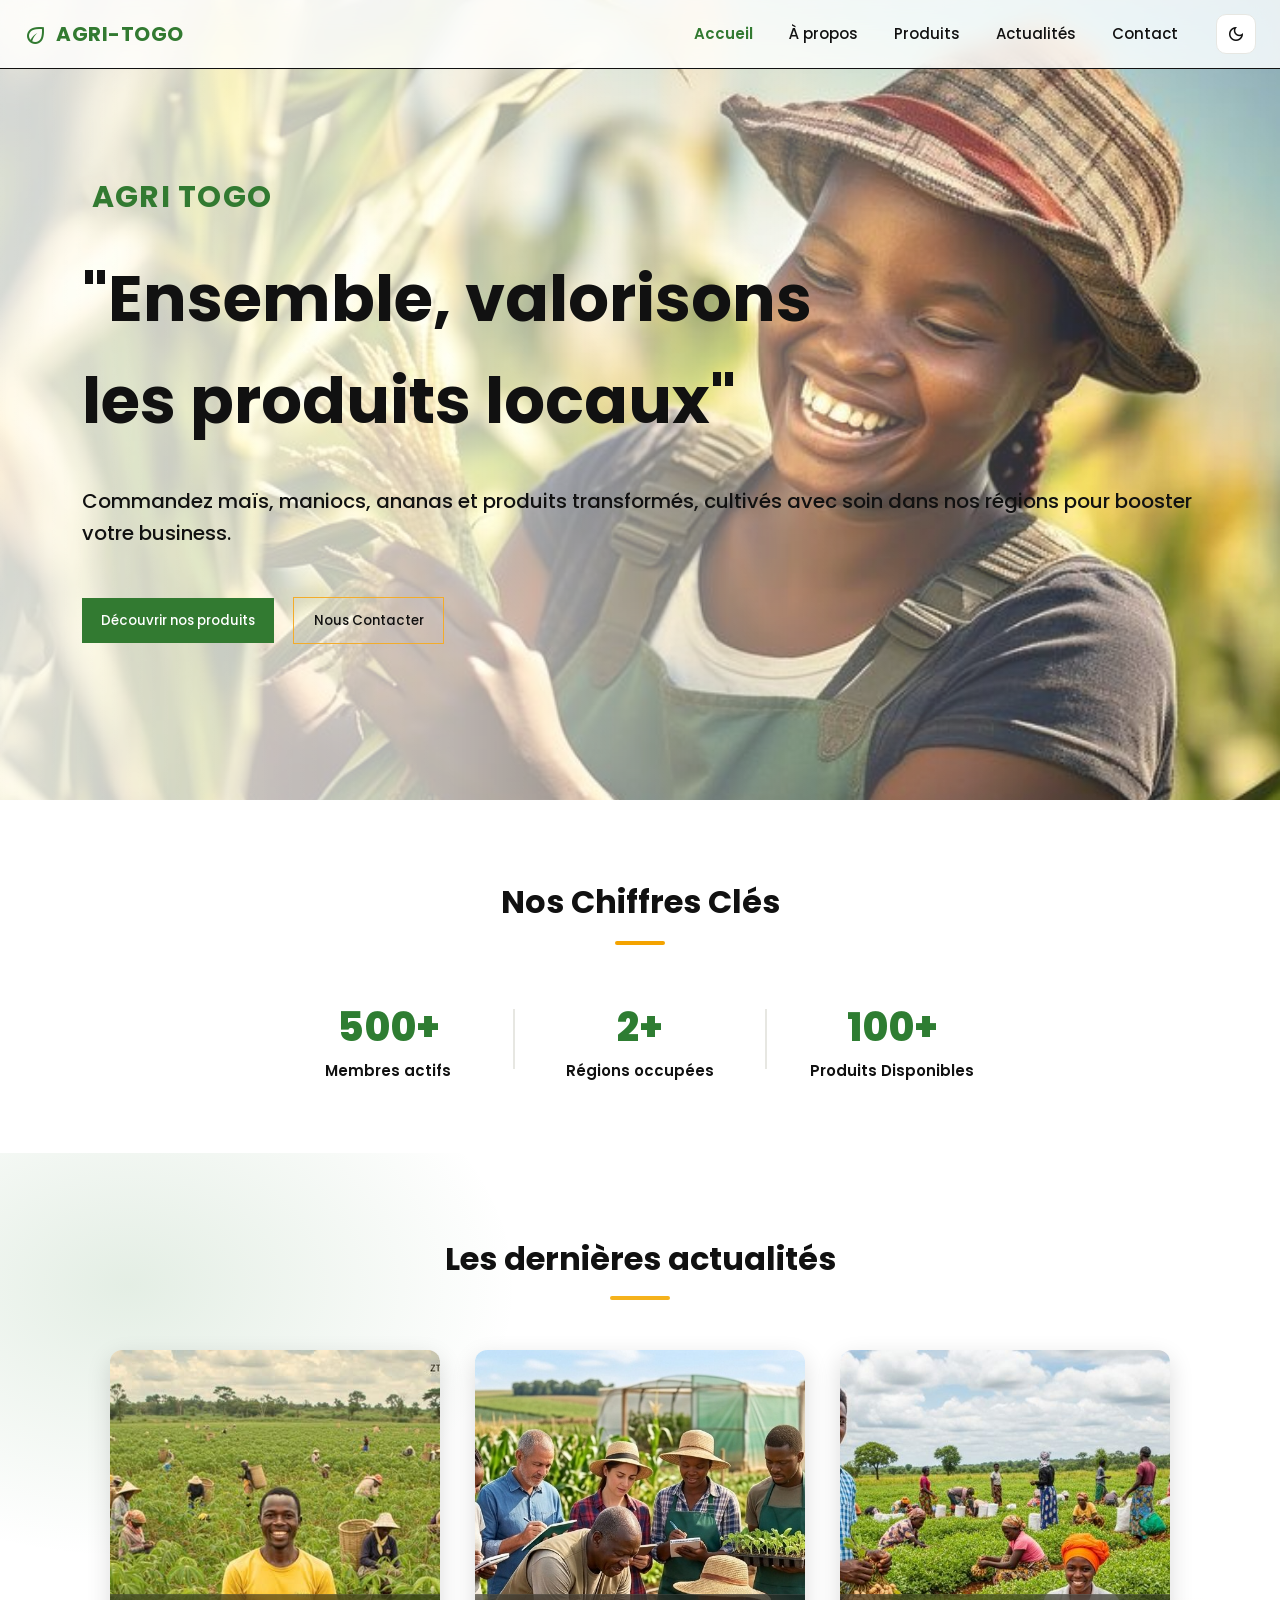
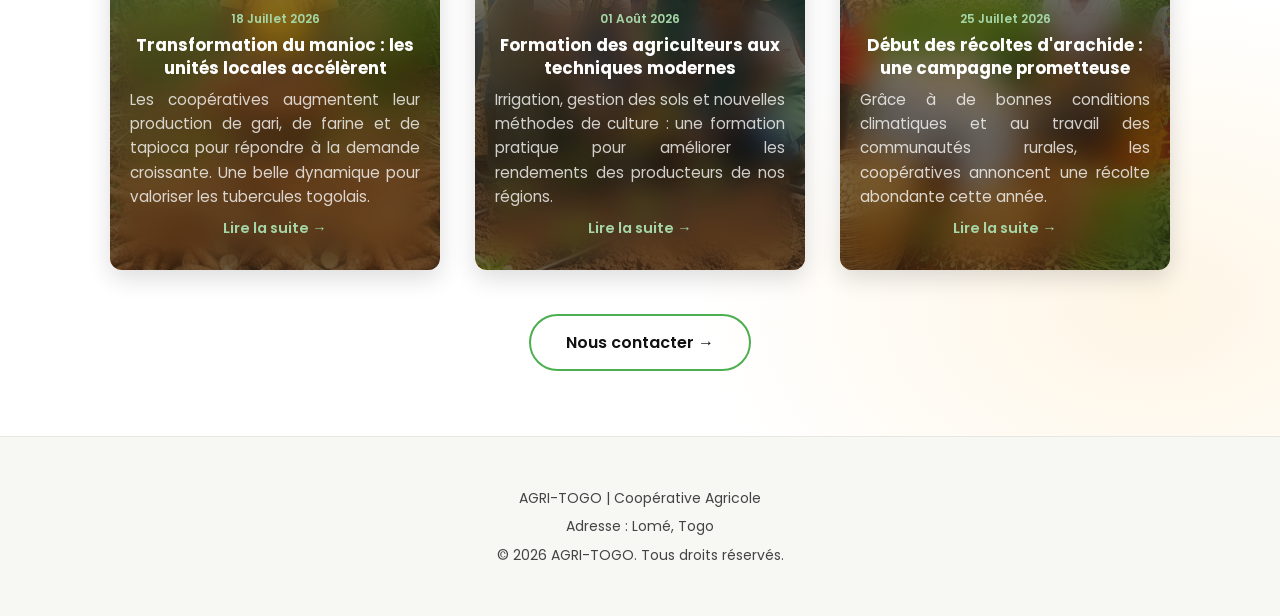
<file: pages/index.html>
<!DOCTYPE html>
<html lang="fr">
<head>
    <meta charset="UTF-8">
    <meta name="viewport" content="width=device-width, initial-scale=1.0">
    <link rel="stylesheet" href="https://fonts.googleapis.com/css2?family=Material+Symbols+Outlined" /> 
    <link rel="preconnect" href="https://fonts.gstatic.com" crossorigin>
    <link href="https://fonts.googleapis.com/css2?family=Poppins:wght@300;400;500;600;700&display=swap" rel="stylesheet">
    <link rel="stylesheet" href="../style/style.css">
    <script defer src="../Javascript/nav.js"></script>
    <script>document.documentElement.dataset.theme = localStorage.getItem("theme") || (matchMedia("(prefers-color-scheme: dark)").matches ? "dark" : "light");</script>
    <script defer src="../Javascript/main.js"></script>
    <title>AGRI-TOGO</title>
</head>
<body>
    <!-- ===================================== -->
    <!-- EN-TÊTE : BARRE DE NAVIGATION -->
    <!-- ===================================== -->
    <header>
        <nav class="nav-bar">
            <!-- Marque du site -->
            <span class="nav-brand"><span class="material-symbols-outlined" aria-hidden="true">eco</span>AGRI-TOGO</span>
            <!-- Case invisible qui pilote l'ouverture du menu mobile -->
            <input type="checkbox" id="nav-toggle" class="nav-toggle-input">
            <!-- Bouton hamburger (visible en mobile) -->
            <label for="nav-toggle" class="nav-toggle-label" aria-label="Ouvrir le menu">
                <span class="material-symbols-outlined">menu</span>
            </label>
            <!-- Liens de navigation -->
            <ul>
                <li><a href="index.html" class="active" aria-current="page">Accueil</a></li>
                <li><a href="about.html">À propos</a></li>
                <li><a href="products.html">Produits</a></li>
                <li><a href="blogs.html">Actualités</a></li>
                <li><a href="contact.html">Contact</a></li>
            </ul>
            <!-- Bascule clair/sombre -->
            <button type="button" class="theme-toggle" aria-label="Passer en mode sombre">
                <span class="material-symbols-outlined" aria-hidden="true">dark_mode</span>
            </button>
        </nav>
    </header>
    <!-- ===================================== -->
    <!-- CONTENU PRINCIPAL -->
    <!-- ===================================== -->
    <main>

        <!-- ===== SECTION HÉRO ===== -->
        <section class="presentation">
            <!-- Diaporama du fond : animation1 et animation2 défilent en fondu au-dessus de hero.jpg -->
            <div class="hero-slide slide-1" aria-hidden="true"></div>
            <div class="hero-slide slide-2" aria-hidden="true"></div>
            <!-- Voile sombre pour la lisibilité du texte sur la photo -->
            <div class ="overlay"></div>
            <div class="hero">
                <!-- Titre et accroche -->

                
                <p class="hero-eyebrow">AGRI TOGO</p>
                <h1>"Ensemble, valorisons<br> les produits locaux"</h1>
                <p>Commandez maïs, maniocs, ananas et produits transformés, cultivés avec soin dans nos régions pour booster votre business.</p>
                <!-- Boutons d'action -->
                <button id="cta-1"><a href="products.html">Découvrir nos produits</a></button>
                <button id="cta-2"><a href="contact.html">Nous Contacter</a></button>

                
            </div>
            
        </section>
        
        <!-- ===== CHIFFRES CLÉS ===== -->
        <section class="stats">

            <div class="title-box">
                <h2>
                    Nos <span>Chiffres Clés</span>
                </h2>

                <div class="line"></div>
            </div>

            <div class="stats-container">

                <div class="stat">
                    <h3>500+</h3>
                    <p>Membres actifs</p>
                </div>

                <div class="separator"></div>

                <div class="stat">
                    <h3>2+</h3>
                    <p>Régions occupées</p>
                </div>

                <div class="separator"></div>

                <div class="stat">
                    <h3>100+</h3>
                    <p>Produits Disponibles</p>
                </div>

            </div>

        </section>

        <!-- ===== DERNIÈRES ACTUALITÉS ===== -->
        <section class="actualites">

    <div class="titre">
        <h2>Les dernières actualités</h2>
        <div class="ligne"></div>
    </div>

    <!-- Grille des cartes d'actualités (chaque carte renvoie à l'article du blog) -->
    <div class="actualites-container">

        <a class="actualite" href="blogs.html#transformation-manioc" aria-label="Transformation du manioc : les unités locales accélèrent">
            <img src="../images/ma1.jpg" alt="Transformation du manioc">
            <div class="actualite-content">
                <span class="date"> 18 Juillet 2026</span>
                <h3>Transformation du manioc : les unités locales accélèrent</h3>
                <p>
                    Les coopératives augmentent leur production de gari, de farine et
                    de tapioca pour répondre à la demande croissante. Une belle
                    dynamique pour valoriser les tubercules togolais.
                </p>
                <span class="read-more">Lire la suite →</span>
            </div>
        </a>

        <a class="actualite" href="blogs.html#formation-agriculteurs" aria-label="Formation des agriculteurs aux techniques modernes">
            <img src="../images/agriculteurs.jpeg" alt="Formation des agriculteurs">
            <div class="actualite-content">
                <span class="date"> 01 Août 2026</span>
                <h3>Formation des agriculteurs aux techniques modernes</h3>
                <p>
                    Irrigation, gestion des sols et nouvelles méthodes de culture :
                    une formation pratique pour améliorer les rendements des
                    producteurs de nos régions.
                </p>
                <span class="read-more">Lire la suite →</span>
            </div>
        </a>

        <a class="actualite" href="blogs.html#recoltes-arachide" aria-label="Début des récoltes d'arachide : une campagne prometteuse">
            <img src="../images/m3.jpg" alt="Début des récoltes d'arachide">
            <div class="actualite-content">
                <span class="date"> 25 Juillet 2026</span>
                <h3>Début des récoltes d'arachide : une campagne prometteuse</h3>
                <p>
                    Grâce à de bonnes conditions climatiques et au travail des
                    communautés rurales, les coopératives annoncent une récolte
                    abondante cette année.
                </p>
                <span class="read-more">Lire la suite →</span>
            </div>
        </a>

    </div>

    <div class="btn">
        <a href="contact.html">Nous contacter →</a>
    </div>

</section>
    </main>

    <!-- ===================================== -->
    <!-- PIED DE PAGE -->
    <!-- ===================================== -->
    <footer>
      <p>AGRI-TOGO | Coopérative Agricole</p>
      <p>Adresse : Lomé, Togo</p>
      <p>&copy; 2026 AGRI-TOGO. Tous droits réservés.</p>
    </footer>
</body>
</html>
</file>
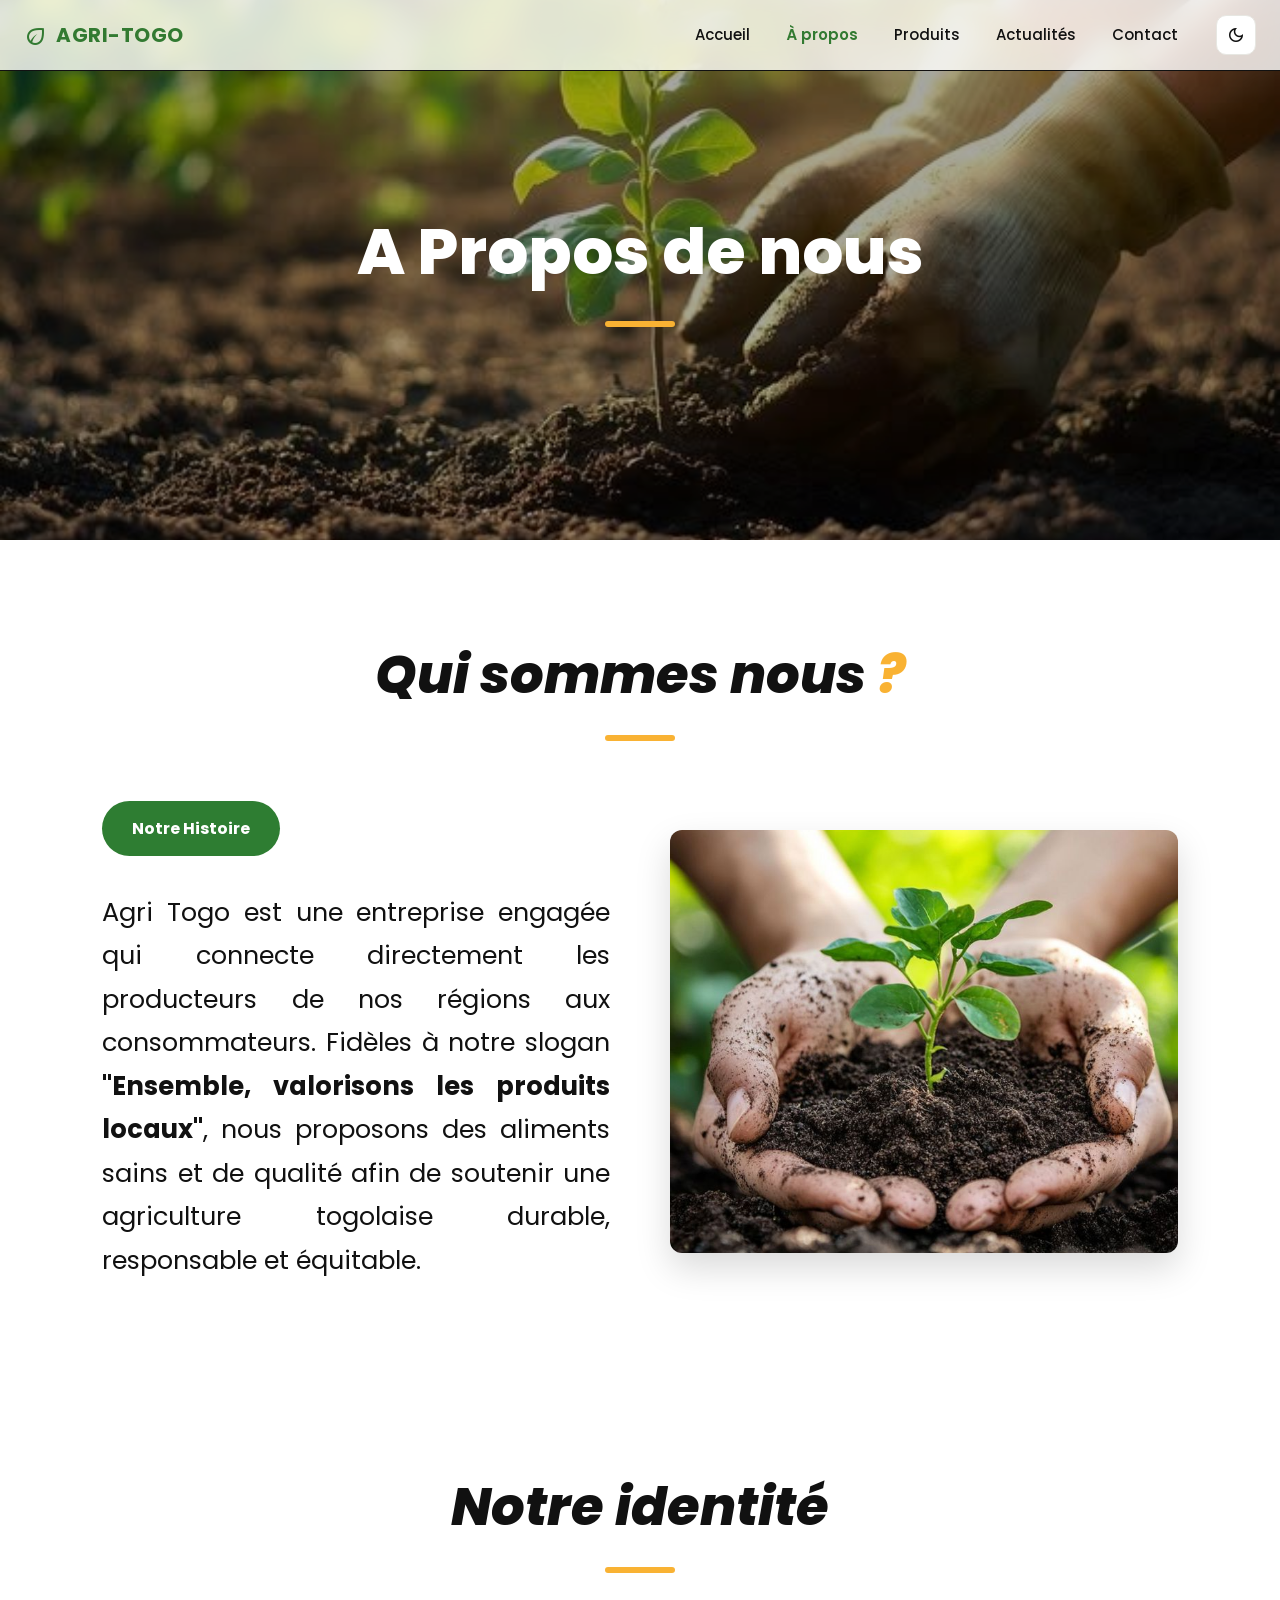
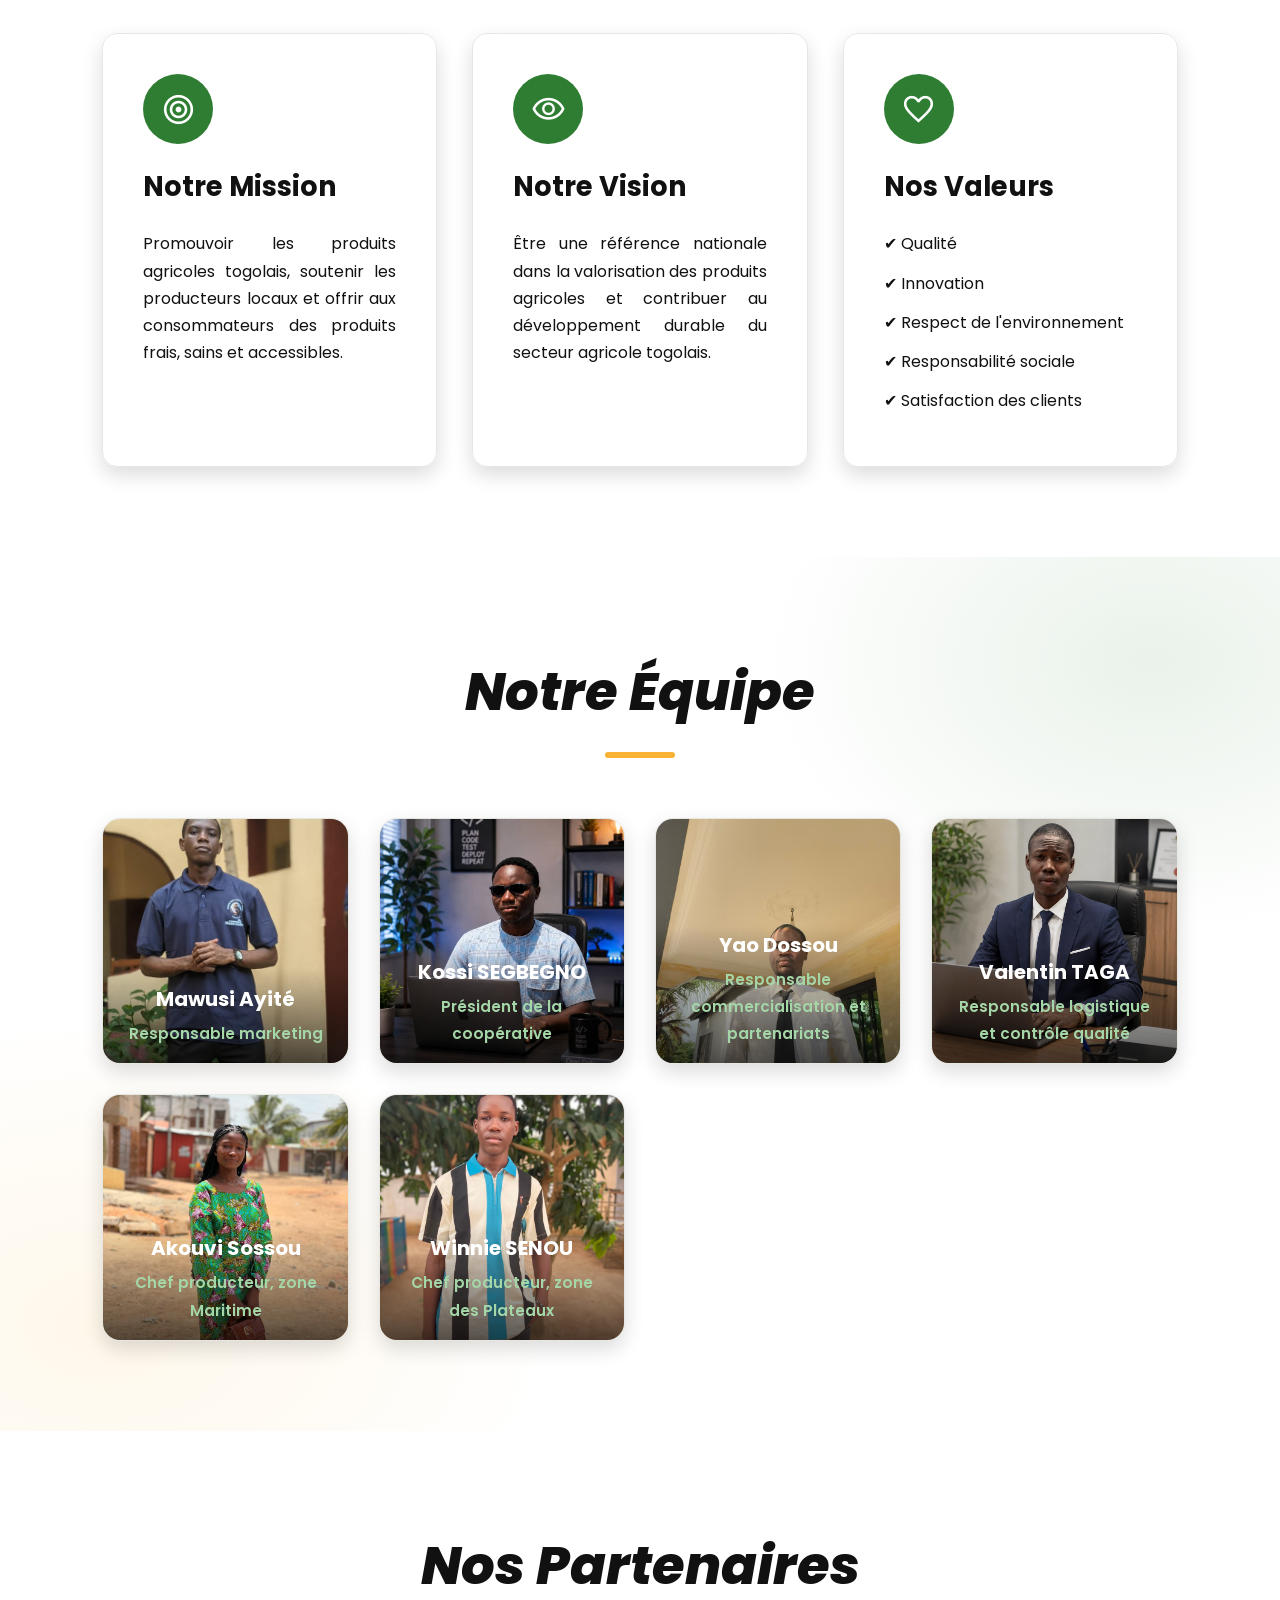
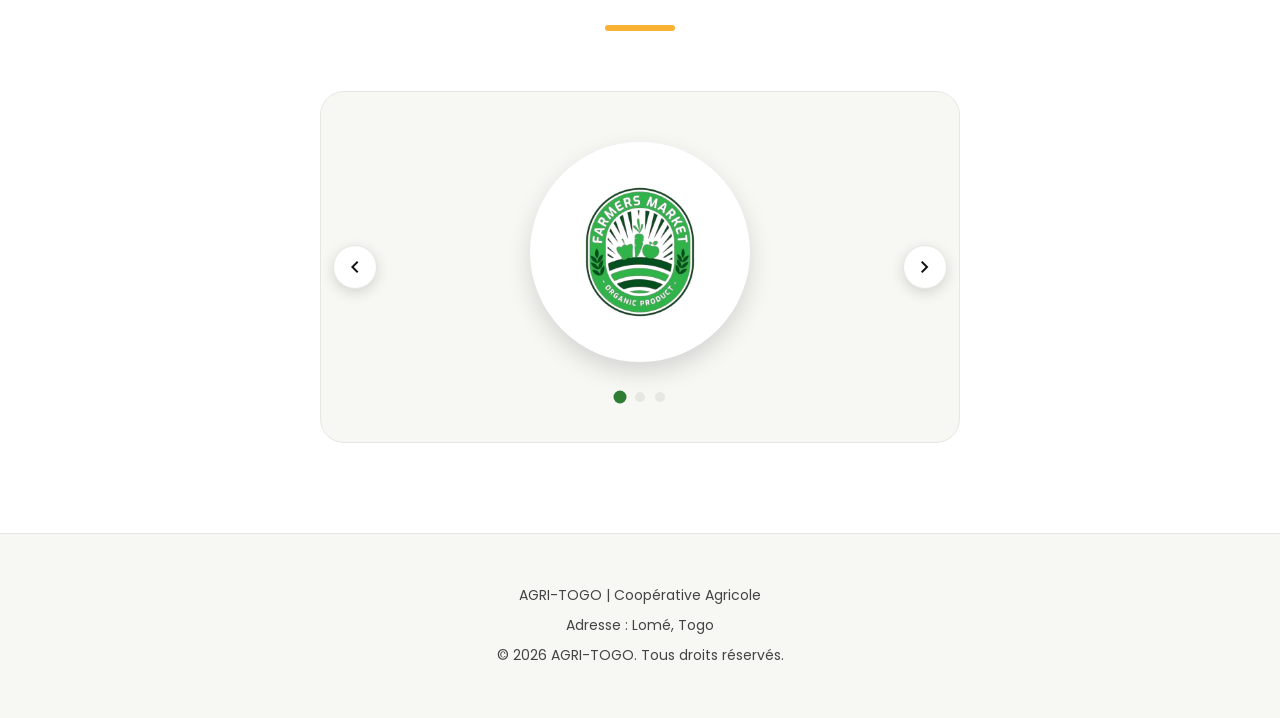
<file: pages/about.html>
<!DOCTYPE html>
<html lang="fr">
<head>
    <meta charset="UTF-8">
    <meta name="viewport" content="width=device-width, initial-scale=1.0">
    <link rel="stylesheet" href="https://fonts.googleapis.com/css2?family=Material+Symbols+Outlined" />
    <link rel="preconnect" href="https://fonts.gstatic.com" crossorigin>
    <link href="https://fonts.googleapis.com/css2?family=Poppins:wght@300;400;500;600;700&display=swap" rel="stylesheet">
    <link rel="stylesheet" href="../style/style.css">
    <link rel="stylesheet" href="../style/about.css">
    <script defer src="../Javascript/nav.js"></script>
    <script>document.documentElement.dataset.theme = localStorage.getItem("theme") || (matchMedia("(prefers-color-scheme: dark)").matches ? "dark" : "light");</script>
    <script defer src="../Javascript/main.js"></script>
    <title>À propos</title>
</head>
<body>
    <!-- ===================================== -->
    <!-- EN-TÊTE : BARRE DE NAVIGATION -->
    <!-- ===================================== -->
    <header>
        <nav class="nav-bar">
            <!-- Marque du site -->
            <span class="nav-brand"><span class="material-symbols-outlined" aria-hidden="true">eco</span>AGRI-TOGO</span>
            <!-- Case invisible qui pilote l'ouverture du menu mobile -->
            <input type="checkbox" id="nav-toggle" class="nav-toggle-input">
            <!-- Bouton hamburger (visible en mobile) -->
            <label for="nav-toggle" class="nav-toggle-label" aria-label="Ouvrir le menu">
                <span class="material-symbols-outlined">menu</span>
            </label>
            <!-- Liens de navigation -->
            <ul>
                <li><a href="index.html">Accueil</a></li>
                <li><a href="about.html" class="active" aria-current="page">À propos</a></li>
                <li><a href="products.html">Produits</a></li>
                <li><a href="blogs.html">Actualités</a></li>
                <li><a href="contact.html">Contact</a></li>
            </ul>
            <!-- Bascule clair/sombre -->
            <button type="button" class="theme-toggle" aria-label="Passer en mode sombre">
                <span class="material-symbols-outlined" aria-hidden="true">dark_mode</span>
            </button>
        </nav>
    </header>

    <main>

    <!-- ========================= -->
<!-- HERO / BANNIÈRE -->
<!-- ========================= -->

    <section class="hero">
        <div class="hero-overlay"></div>

        <div class="hero-content">
            <h1>A Propos de nous</h1>
            <div class="title-line"></div>
        </div>
    </section>

    <!-- ========================= -->
    <!-- QUI SOMMES-NOUS -->
    <!-- ========================= -->

    <section class="about">

        <div class="section-title">
            <h2>Qui sommes nous <span>?</span></h2>
            <div class="title-line"></div>
        </div>

        <div class="about-container">

            <div class="about-text">

                <a href="#" class="history-btn">Notre Histoire</a>

                <p>
                    Agri Togo est une entreprise engagée qui connecte directement
                    les producteurs de nos régions aux consommateurs.

                    Fidèles à notre slogan
                    <strong>"Ensemble, valorisons les produits locaux"</strong>,
                    nous proposons des aliments sains et de qualité afin de soutenir
                    une agriculture togolaise durable, responsable et équitable.
                </p>

            </div>

            <div class="about-image">

                <img src="../images/apropos27.jpeg" alt="Notre histoire">

            </div>

        </div>

    </section>

    <!-- ========================= -->
    <!-- IDENTITÉ -->
    <!-- ========================= -->

    <section class="identity">

        <div class="section-title">

            <h2>Notre identité</h2>

            <div class="title-line"></div>

        </div>

        <div class="identity-container">

            <!-- Mission -->

            <article class="identity-card">

                <div class="icon">
                    <span class="material-symbols-outlined">
                        target
                    </span>
                </div>

                <h3>Notre Mission</h3>

                <p>
                    Promouvoir les produits agricoles togolais, soutenir les
                    producteurs locaux et offrir aux consommateurs des produits
                    frais, sains et accessibles.
                </p>

            </article>

            <!-- Vision -->

            <article class="identity-card">

                <div class="icon">
                    <span class="material-symbols-outlined">
                        visibility
                    </span>
                </div>

                <h3>Notre Vision</h3>

                <p>
                    Être une référence nationale dans la valorisation des produits
                    agricoles et contribuer au développement durable du secteur
                    agricole togolais.
                </p>

            </article>

            <!-- Valeurs -->

            <article class="identity-card">

                <div class="icon">
                    <span class="material-symbols-outlined">
                        favorite
                    </span>
                </div>

                <h3>Nos Valeurs</h3>

                <ul>

                    <li>✔ Qualité</li>

                    <li>✔ Innovation</li>

                    <li>✔ Respect de l'environnement</li>

                    <li>✔ Responsabilité sociale</li>

                    <li>✔ Satisfaction des clients</li>

                </ul>

            </article>

        </div>

    </section>

    <!-- ========================= -->
    <!-- NOTRE ÉQUIPE -->
    <!-- ========================= -->

    <section class="team">

        <div class="section-title">

            <h2>Notre Équipe</h2>

            <div class="title-line"></div>

        </div>

        <div class="team-grid">

            <!-- Marketing mis en avant -->
            <article class="team-card">

                <img src="../images/equipes.jpeg" alt="Mawusi Ayité, responsable marketing">

                <div class="team-info">

                    <h3>Mawusi Ayité</h3>

                    <span class="team-role">Responsable marketing</span>

                    <p class="team-bio">Elle développe la visibilité de la coopérative, anime les réseaux sociaux et fait découvrir les produits locaux au plus grand nombre.</p>

                </div>

            </article>

            <article class="team-card">

                <img src="../images/responsable.jpeg" alt="Kossi SEGBEGNO, président de la coopérative">

                <div class="team-info">

                    <h3>Kossi SEGBEGNO</h3>

                    <span class="team-role">Président de la coopérative</span>

                    <p class="team-bio">Il coordonne la stratégie de la coopérative et représente les producteurs auprès des partenaires.</p>

                </div>

            </article>

            <article class="team-card">

                <!-- TODO : déposer la photo du membre dans images/ sous ce nom -->
                <img src="../images/equipe.jpeg" alt="Yao Dossou, responsable commercialisation">

                <div class="team-info">

                    <h3>Yao Dossou</h3>

                    <span class="team-role">Responsable commercialisation et partenariats</span>

                    <p class="team-bio">Il connecte les produits de la coopérative aux marchés locaux et développe les partenariats commerciaux.</p>

                </div>

            </article>

            <article class="team-card">

                <!-- TODO : déposer la photo du membre dans images/ sous ce nom -->
                <img src="../images/equipev.jpeg" alt="Essohanam Tchalla, responsable logistique et qualité">

                <div class="team-info">

                    <h3>Valentin TAGA</h3>

                    <span class="team-role">Responsable logistique et contrôle qualité</span>

                    <p class="team-bio">Il veille à la fraîcheur des produits, au transport et à la traçabilité jusqu'au client.</p>

                </div>

            </article>

            <!-- Référents de production et de zone -->

            <article class="team-card">

                <!-- TODO : déposer la photo du membre dans images/ sous ce nom -->
                <img src="../images/producteur.jpeg" alt="Akouvi Sossou, chef producteur, zone Maritime">

                <div class="team-info">

                    <h3>Akouvi Sossou</h3>

                    <span class="team-role">Chef producteur, zone Maritime</span>

                    <p class="team-bio">Elle encadre les coopératives de la zone Maritime sur les cultures maraîchères et vivrières.</p>

                </div>

            </article>

            <article class="team-card">

                <!-- TODO : déposer la photo du membre dans images/ sous ce nom -->
                <img src="../images/producteur2.jpeg" alt="Komlan Adade, chef producteur, zone des Plateaux">

                <div class="team-info">

                    <h3>Winnie SENOU</h3>

                    <span class="team-role">Chef producteur, zone des Plateaux</span>

                    <p class="team-bio">Il pilote la production de la zone des Plateaux, notamment le maïs, le manioc et les ananas.</p>

                </div>

            </article>

        </div>

    </section>

    <!-- ========================= -->
    <!-- PARTENAIRES -->
    <!-- ========================= -->

    <section class="partners">

        <div class="section-title">

            <h2>Nos Partenaires</h2>

            <div class="title-line"></div>

        </div>

        <div class="carousel" id="partners-carousel" role="region" aria-roledescription="carrousel" aria-label="Nos partenaires">

            <div class="carousel-track">

                <div class="carousel-slide" role="group" aria-roledescription="diapositive" aria-label="1 sur 3">

                    <div class="partner">

                        <img src="../images/partenaire1.png" alt="Partenaire 1">

                    </div>

                </div>

                <div class="carousel-slide" role="group" aria-roledescription="diapositive" aria-label="2 sur 3">

                    <div class="partner">

                        <img src="../images/partenaire2.png" alt="Partenaire 2">

                    </div>

                </div>

                <div class="carousel-slide" role="group" aria-roledescription="diapositive" aria-label="3 sur 3">

                    <div class="partner">

                        <img src="../images/partenaire3.png" alt="Partenaire 3">

                    </div>

                </div>

            </div>

            <button type="button" class="carousel-arrow prev" aria-label="Diapositive précédente">
                <span class="material-symbols-outlined" aria-hidden="true">chevron_left</span>
            </button>

            <button type="button" class="carousel-arrow next" aria-label="Diapositive suivante">
                <span class="material-symbols-outlined" aria-hidden="true">chevron_right</span>
            </button>

            <div class="carousel-dots"></div>

        </div>

    </section>

    </main>

    <footer>
      <p>AGRI-TOGO | Coopérative Agricole</p>
      <p>Adresse : Lomé, Togo</p>
      <p>&copy; 2026 AGRI-TOGO. Tous droits réservés.</p>
    </footer>
</body>
</html>
</file>
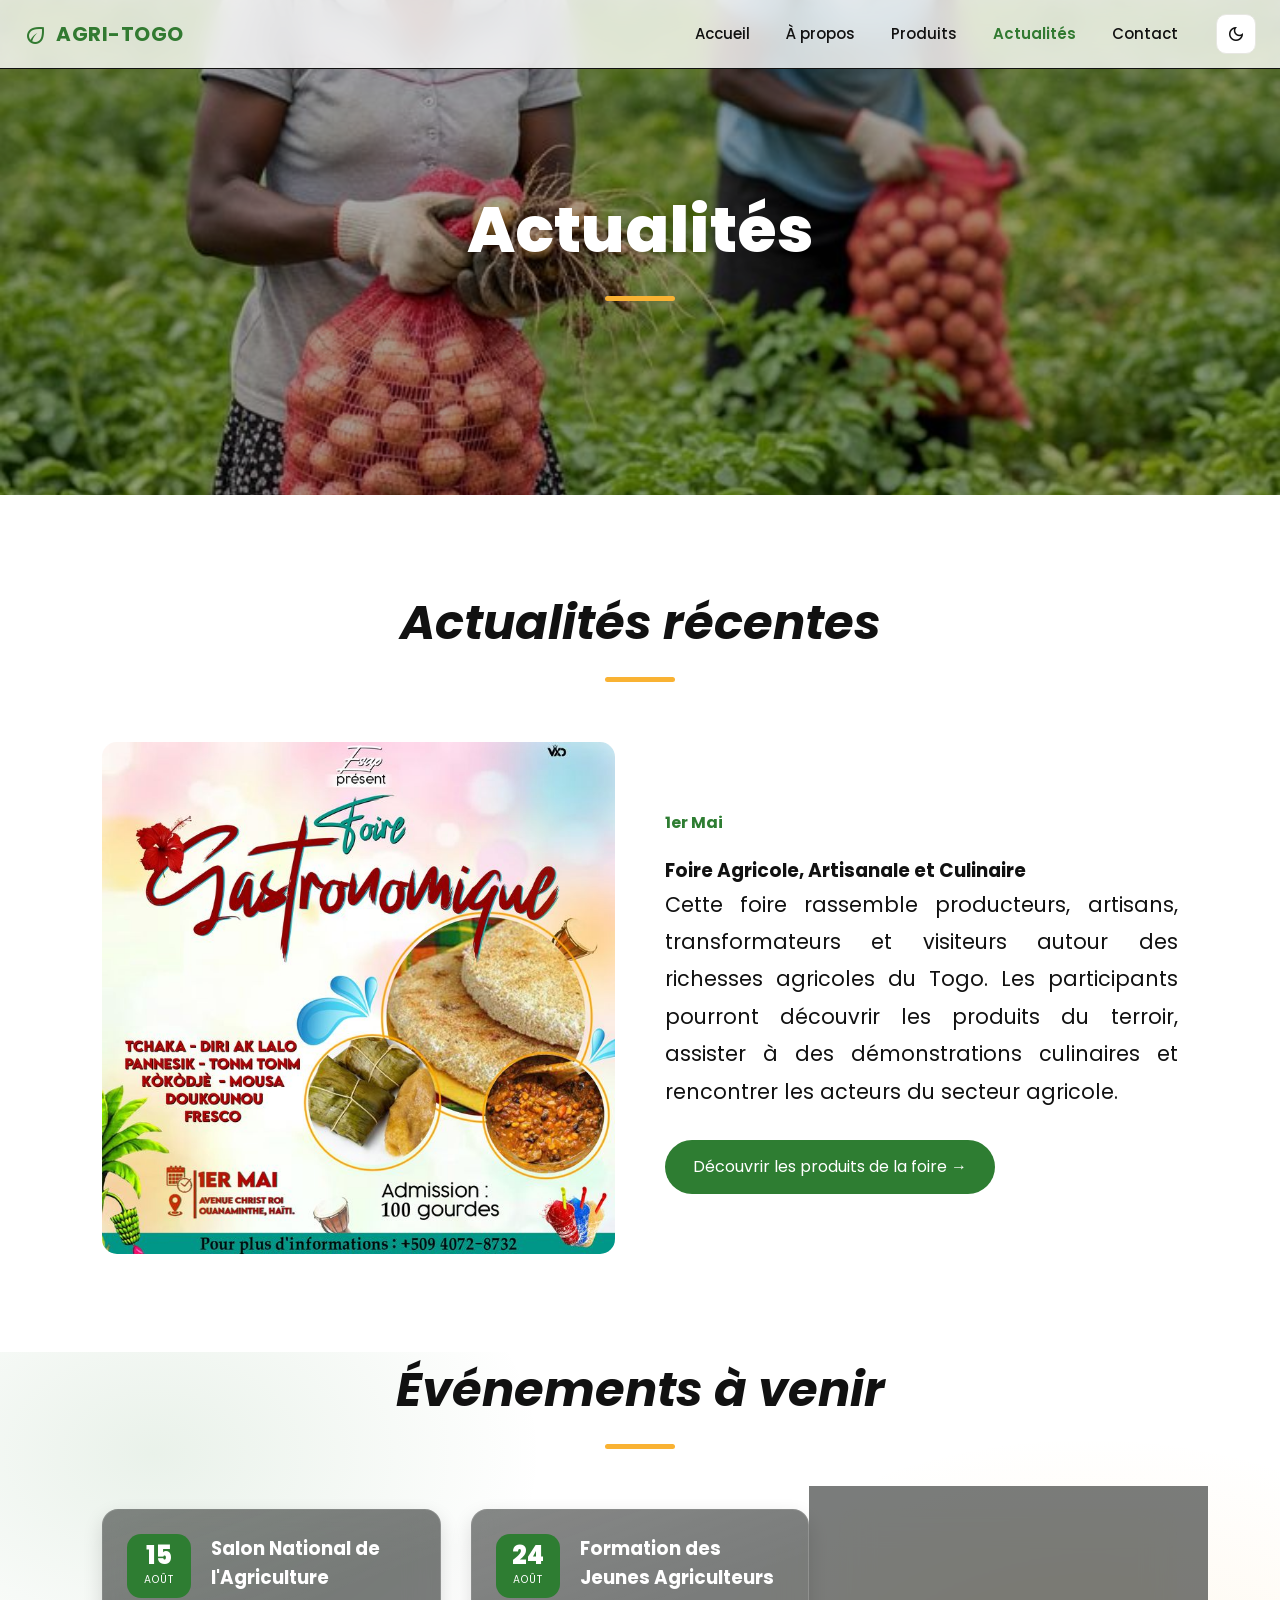
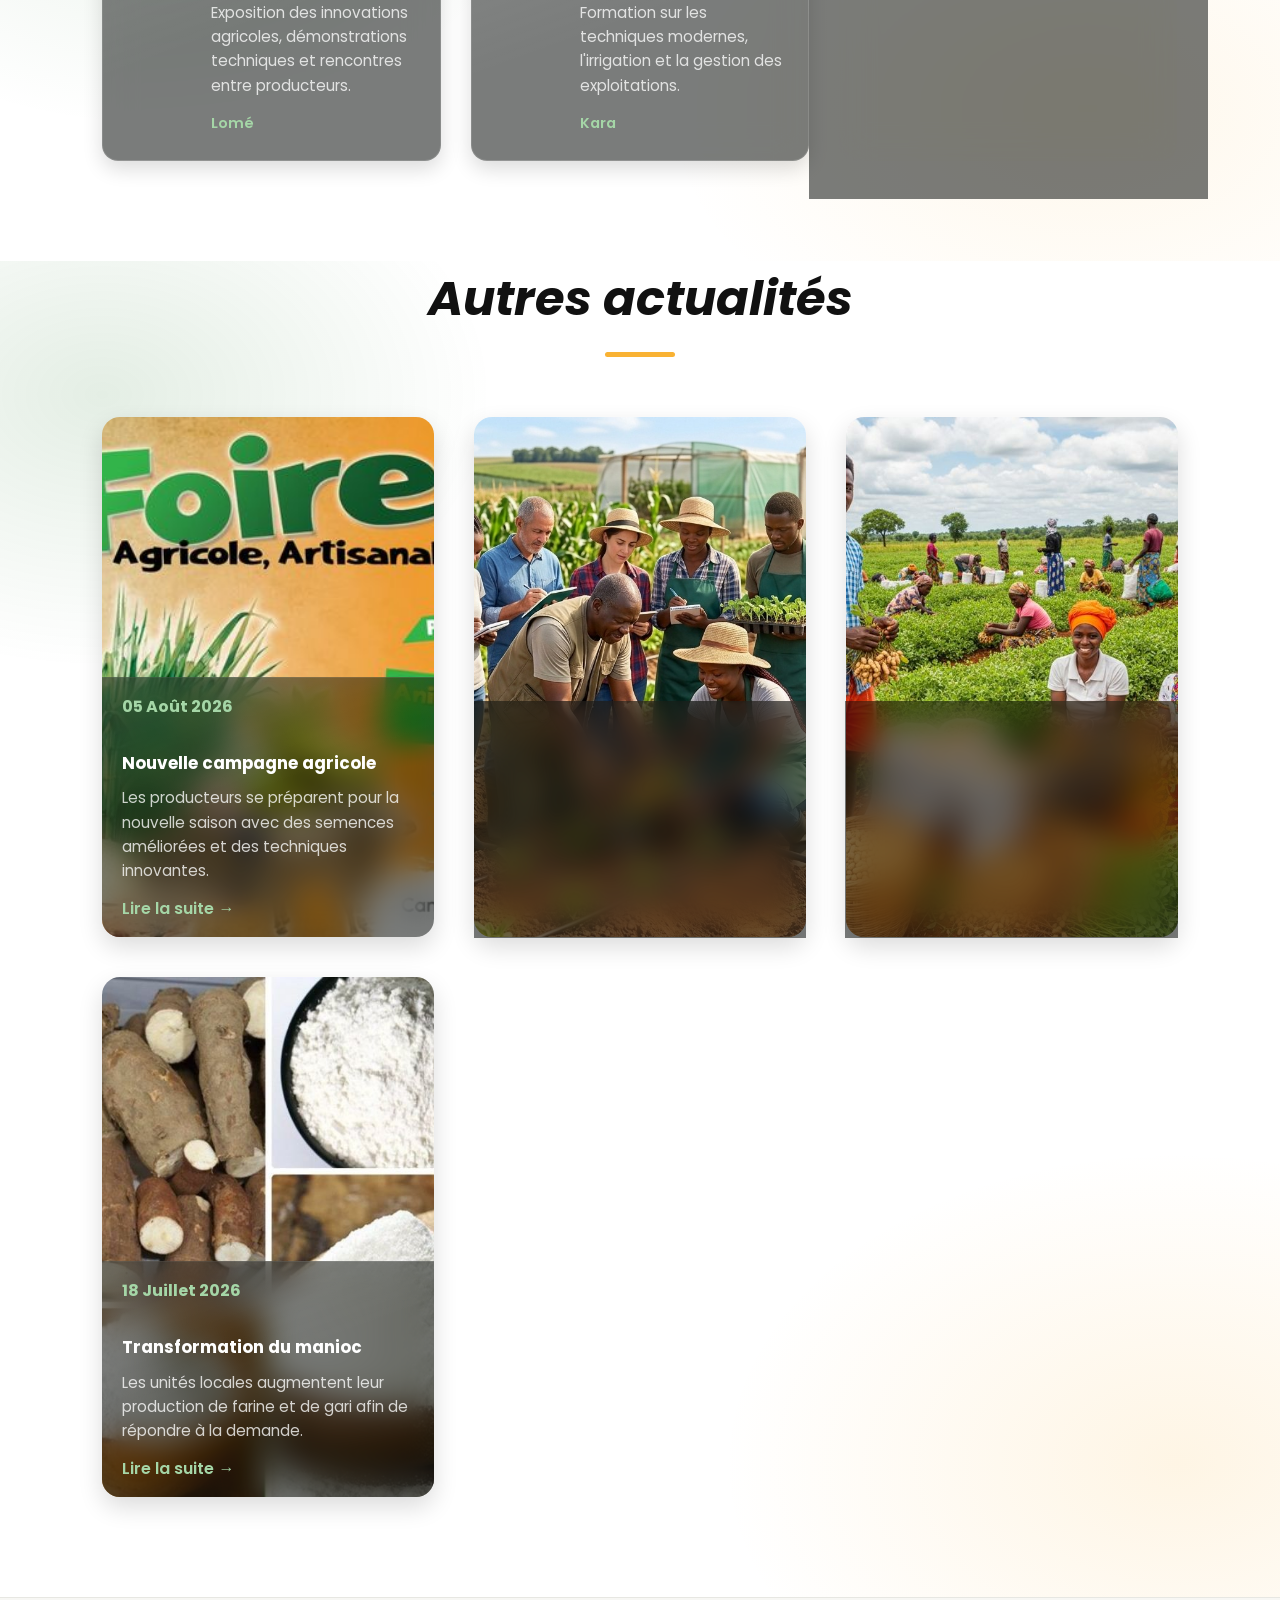
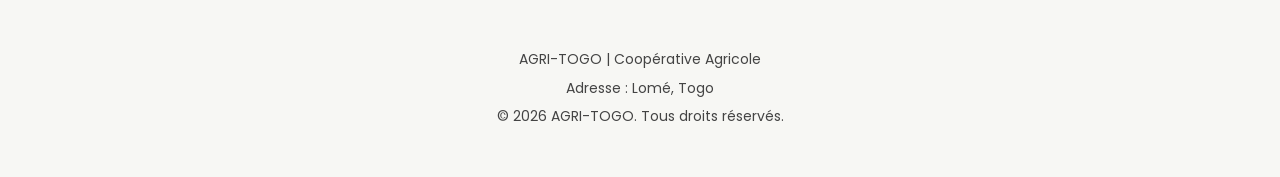
<file: pages/blogs.html>
<!DOCTYPE html>
<html lang="fr">
<head>
    <meta charset="UTF-8">
    <meta name="viewport" content="width=device-width, initial-scale=1.0">
    <link rel="stylesheet" href="https://fonts.googleapis.com/css2?family=Material+Symbols+Outlined" />
    <link rel="preconnect" href="https://fonts.gstatic.com" crossorigin>
    <link href="https://fonts.googleapis.com/css2?family=Poppins:wght@300;400;500;600;700&display=swap" rel="stylesheet">
    <link rel="stylesheet" href="../style/style.css">
    <link rel="stylesheet" href="../style/blog.css">
    <script defer src="../Javascript/nav.js"></script>
    <script>document.documentElement.dataset.theme = localStorage.getItem("theme") || (matchMedia("(prefers-color-scheme: dark)").matches ? "dark" : "light");</script>
    <script defer src="../Javascript/main.js"></script>
    <title>Actualités</title>
</head>
<body>
    <!-- ===================================== -->
    <!-- EN-TÊTE : BARRE DE NAVIGATION -->
    <!-- ===================================== -->
    <header>
        <nav class="nav-bar">
            <!-- Marque du site -->
            <span class="nav-brand"><span class="material-symbols-outlined" >eco</span>AGRI-TOGO</span>
            <!-- Case invisible qui pilote l'ouverture du menu mobile -->
            <input type="checkbox" id="nav-toggle" class="nav-toggle-input">
            <!-- Bouton hamburger (visible en mobile) -->
            <label for="nav-toggle" class="nav-toggle-label" aria-label="Ouvrir le menu">
                <span class="material-symbols-outlined">menu</span>
            </label>
            <!-- Liens de navigation -->
            <ul>
                <li><a href="index.html">Accueil</a></li>
                <li><a href="about.html">À propos</a></li>
                <li><a href="products.html">Produits</a></li>
                <li><a href="blogs.html" class="active" aria-current="page">Actualités</a></li>
                <li><a href="contact.html">Contact</a></li>
            </ul>
            <!-- Bascule clair/sombre -->
            <button type="button" class="theme-toggle" aria-label="Passer en mode sombre">
                <span class="material-symbols-outlined" aria-hidden="true">dark_mode</span>
            </button>
        </nav>
    </header>
    <main id="actualites">

    <!--================ HERO ================-->

    <section class="news-hero">

        <div class="hero-overlay"></div>

        <div class="hero-content">

            <h1>Actualités</h1>

            <div class="title-line"></div>

        </div>

    </section>

    <!--================ ACTUALITE PRINCIPALE ================-->

    <section class="featured-news">

        <div class="section-title">

            <h2>Actualités récentes</h2>

            <div class="title-line"></div>

        </div>

        <div class="featured-container">

            <figure class="featured-image">

                <img src="../images/FOIRE.jpg" alt="Foire Agricole">

            </figure>

            <article class="featured-content" id="foire-agricole">

                <span class="date">
                    1er Mai
                </span>

                <h3>
                    Foire Agricole, Artisanale et Culinaire
                </h3>

                <p>

                    Cette foire rassemble producteurs, artisans,
                    transformateurs et visiteurs autour des richesses
                    agricoles du Togo. Les participants pourront
                    découvrir les produits du terroir, assister à des
                    démonstrations culinaires et rencontrer les acteurs
                    du secteur agricole.

                </p>

                <a href="products.html" class="btn-news">

                    Découvrir les produits de la foire →

                </a>

            </article>

        </div>

    </section>

    <!--================ EVENEMENTS ================-->

    <section class="events">

        <div class="section-title">

            <h2>Événements à venir</h2>

            <div class="title-line"></div>

        </div>

        <div class="events-grid">

            <article class="event-card">

                <div class="event-date">

                    <span>15</span>

                    <small>AOÛT</small>

                </div>

                <div class="event-details">

                    <h3>Salon National de l'Agriculture</h3>

                    <p>

                        Exposition des innovations agricoles,
                        démonstrations techniques et rencontres
                        entre producteurs.

                    </p>

                    <span class="event-place">

                         Lomé

                    </span>

                </div>

            </article>

            <article class="event-card">

                <div class="event-date">

                    <span>24</span>

                    <small>AOÛT</small>

                </div>

                <div class="event-details">

                    <h3>Formation des Jeunes Agriculteurs</h3>

                    <p>

                        Formation sur les techniques modernes,
                        l'irrigation et la gestion des exploitations.

                    </p>

                    <span class="event-place">

                         Kara

                    </span>

                </div>

            </article>

            <article class="event-card">

                <div class="event-date">

                    <span>08</span>

                    <small>SEPT</small>

                </div>

                <div class="event-details">

                    <h3>Marché des Produits Locaux</h3>

                    <p>

                        Vente directe des produits agricoles
                        et transformés des coopératives locales.

                    </p>

                    <span class="event-place">

                         Atakpamé

                    </span>

                </div>

            </article>

        </div>

    </section>

    <!--================ AUTRES ACTUALITES ================-->

    <section class="news">

        <div class="section-title">

            <h2>Autres actualités</h2>

            <div class="title-line"></div>

        </div>

        <div class="news-grid">

            <article class="news-card" id="campagne-agricole">

                <img src="../images/foire1.jpg" alt="Campagne agricole">

                <div class="news-content">

                    <span class="date">

                         05 Août 2026

                    </span>

                    <h3>

                        Nouvelle campagne agricole

                    </h3>

                    <p>

                        Les producteurs se préparent pour la
                        nouvelle saison avec des semences
                        améliorées et des techniques innovantes.

                    </p>

                    <a href="#">

                        Lire la suite →

                    </a>

                </div>

            </article>

            <article class="news-card" id="formation-agriculteurs">

                <img src="../images/agriculteurs.jpeg" alt="Formation">

                <div class="news-content">

                    <span class="date">

                         01 Août 2026

                    </span>

                    <h3>

                        Formation des agriculteurs

                    </h3>

                    <p>

                        Une formation pratique a permis aux
                        producteurs d'améliorer leurs méthodes
                        de culture.

                    </p>

                    <a href="#">

                        Lire la suite →

                    </a>

                </div>

            </article>

            <article class="news-card" id="recoltes-arachide">

                <img src="../images/m3.jpg" alt="Récolte">

                <div class="news-content">

                    <span class="date">

                         25 Juillet 2026

                    </span>

                    <h3>

                        Début des récoltes d'arachide

                    </h3>

                    <p>

                        Les coopératives annoncent une récolte
                        prometteuse grâce aux bonnes conditions
                        climatiques.

                    </p>

                    <a href="#">

                        Lire la suite →

                    </a>

                </div>

            </article>

            <article class="news-card" id="transformation-manioc">

                <img src="../images/trans.jpg" alt="Transformation">

                <div class="news-content">

                    <span class="date">

                         18 Juillet 2026

                    </span>

                    <h3>

                        Transformation du manioc

                    </h3>

                    <p>

                        Les unités locales augmentent leur
                        production de farine et de gari afin
                        de répondre à la demande.

                    </p>

                    <a href="#">

                        Lire la suite →

                    </a>

                </div>

            </article>

        </div>

    </section>

</main>

<footer>

    <p>AGRI-TOGO | Coopérative Agricole</p>

    <p>Adresse : Lomé, Togo</p>

    <p>&copy; 2026 AGRI-TOGO. Tous droits réservés.</p>

</footer>

</body>
</html>
</file>
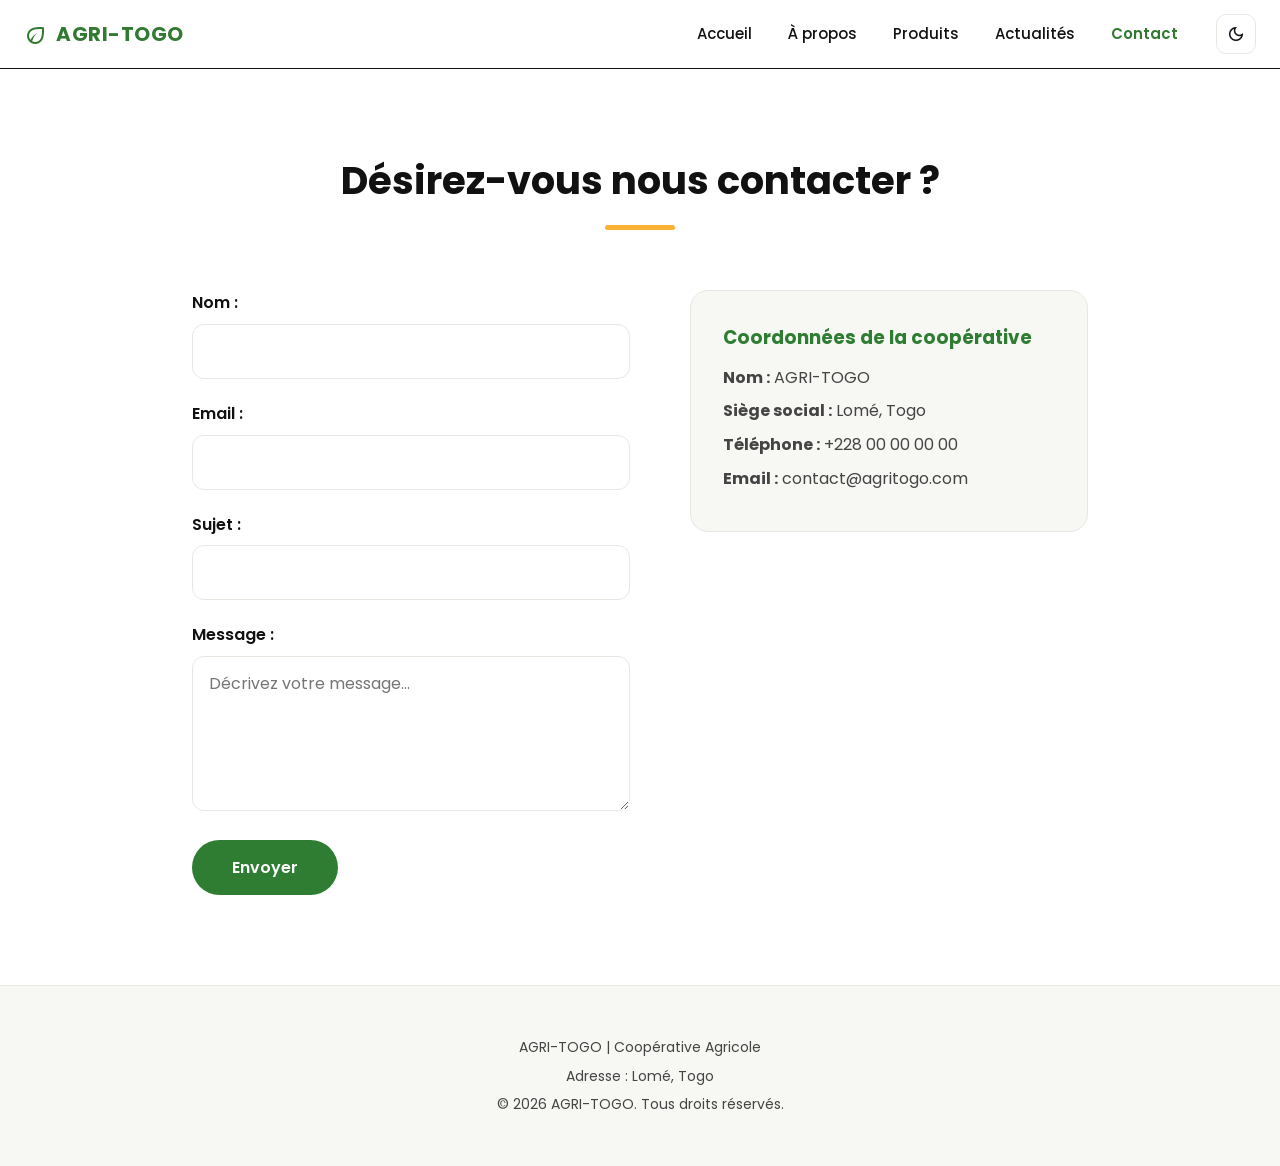
<file: pages/contact.html>
<!DOCTYPE html>
<html lang="fr">
<head>
    <meta charset="UTF-8">
    <meta name="viewport" content="width=device-width, initial-scale=1.0">
    <link rel="stylesheet" href="https://fonts.googleapis.com/css2?family=Material+Symbols+Outlined" />
    <link rel="preconnect" href="https://fonts.gstatic.com" crossorigin>
    <link href="https://fonts.googleapis.com/css2?family=Poppins:wght@300;400;500;600;700&display=swap" rel="stylesheet">
    <link rel="stylesheet" href="../style/style.css">
    <link rel="stylesheet" href="../style/contact.css">
    <script defer src="../Javascript/nav.js"></script>
    <script>document.documentElement.dataset.theme = localStorage.getItem("theme") || (matchMedia("(prefers-color-scheme: dark)").matches ? "dark" : "light");</script>
    <script defer src="../Javascript/main.js"></script>
    <title>Contact</title>
</head>
<body>
    <!-- ===================================== -->
    <!-- EN-TÊTE : BARRE DE NAVIGATION -->
    <!-- ===================================== -->
    <header>
        <nav class="nav-bar">
            <!-- Marque du site -->
            <span class="nav-brand"><span class="material-symbols-outlined" aria-hidden="true">eco</span>AGRI-TOGO</span>
            <!-- Case invisible qui pilote l'ouverture du menu mobile -->
            <input type="checkbox" id="nav-toggle" class="nav-toggle-input">
            <!-- Bouton hamburger (visible en mobile) -->
            <label for="nav-toggle" class="nav-toggle-label" aria-label="Ouvrir le menu">
                <span class="material-symbols-outlined">menu</span>
            </label>
            <!-- Liens de navigation -->
            <ul>
                <li><a href="index.html">Accueil</a></li>
                <li><a href="about.html">À propos</a></li>
                <li><a href="products.html">Produits</a></li>
                <li><a href="blogs.html">Actualités</a></li>
                <li><a href="contact.html" class="active" aria-current="page">Contact</a></li>
            </ul>
            <!-- Bascule clair/sombre -->
            <button type="button" class="theme-toggle" aria-label="Passer en mode sombre">
                <span class="material-symbols-outlined" aria-hidden="true">dark_mode</span>
            </button>
        </nav>
    </header>

    <!-- ===================================== -->
    <!-- SECTION CONTACT : FORMULAIRE + COORDONNÉES -->
    <!-- ===================================== -->
    <main class="contact-main">
        <h1>Désirez-vous nous contacter ?</h1>

        <div class="contact-wrap">

            <!-- Formulaire de contact (validé côté client par main.js, d'où novalidate) -->
            <form id="contactForm" class="contact-form" novalidate>
                <div class="field">
                    <label for="nom">Nom :</label>
                    <input type="text" id="nom" name="nom">
                </div>

                <div class="field">
                    <label for="email">Email :</label>
                    <input type="email" id="email" name="email">
                </div>

                <div class="field">
                    <label for="sujet">Sujet :</label>
                    <input type="text" id="sujet" name="sujet">
                </div>

                <div class="field">
                    <label for="message">Message :</label>
                    <textarea id="message" name="message" rows="5" placeholder="Décrivez votre message..."></textarea>
                </div>

                <button type="submit">Envoyer</button>
            </form>

            <!-- Coordonnées de la coopérative -->
            <aside class="contact-info">
                <h3>Coordonnées de la coopérative</h3>
                <p><strong>Nom :</strong> AGRI-TOGO </p>
                <p><strong>Siège social :</strong> Lomé, Togo</p>
                <p><strong>Téléphone :</strong> +228 00 00 00 00</p>
                <p><strong>Email :</strong> contact@agritogo.com</p>

            </aside>

        </div>
    </main>

   
    <!-- ===================================== -->
    <!-- PIED DE PAGE -->
    <!-- ===================================== -->
    <footer>
        <p>AGRI-TOGO | Coopérative Agricole</p>
        <p>Adresse : Lomé, Togo</p>
        <p>&copy; 2026 AGRI-TOGO. Tous droits réservés.</p>
    </footer>

    
</body>
</html>
</file>
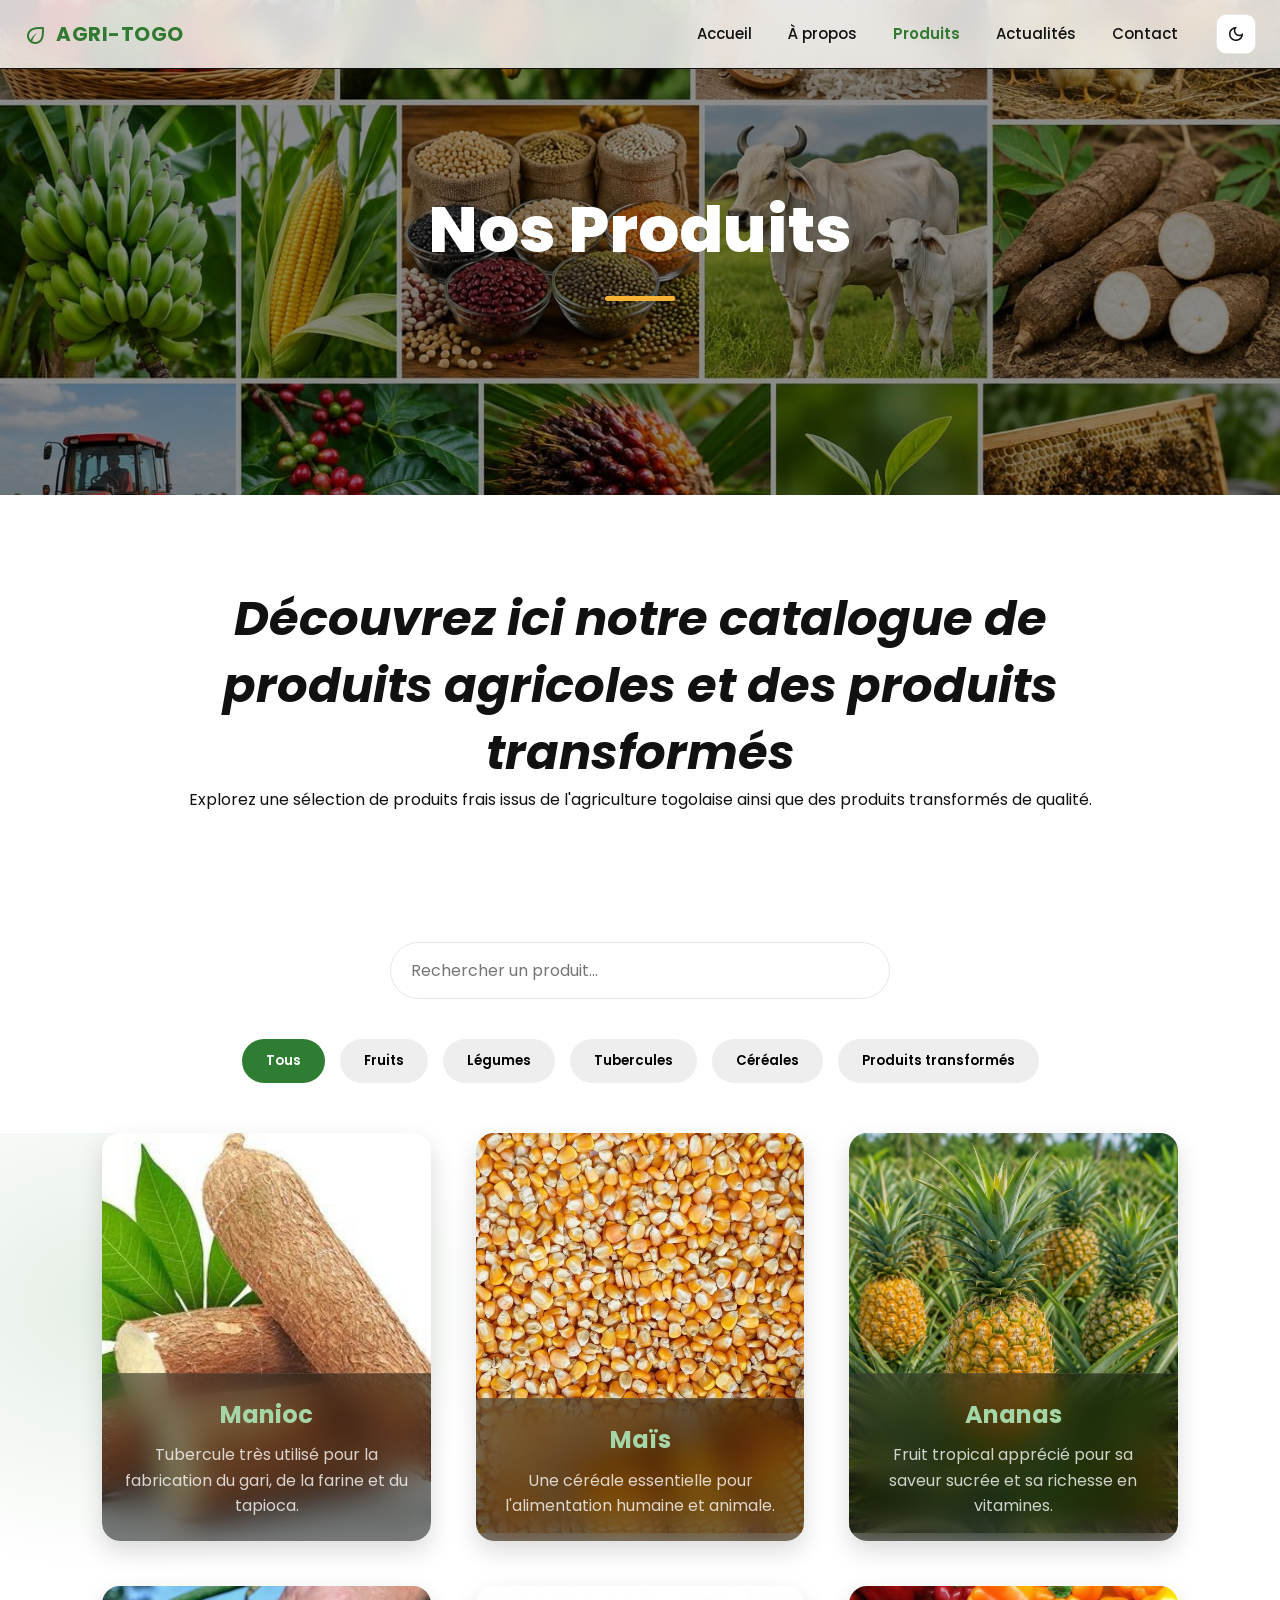
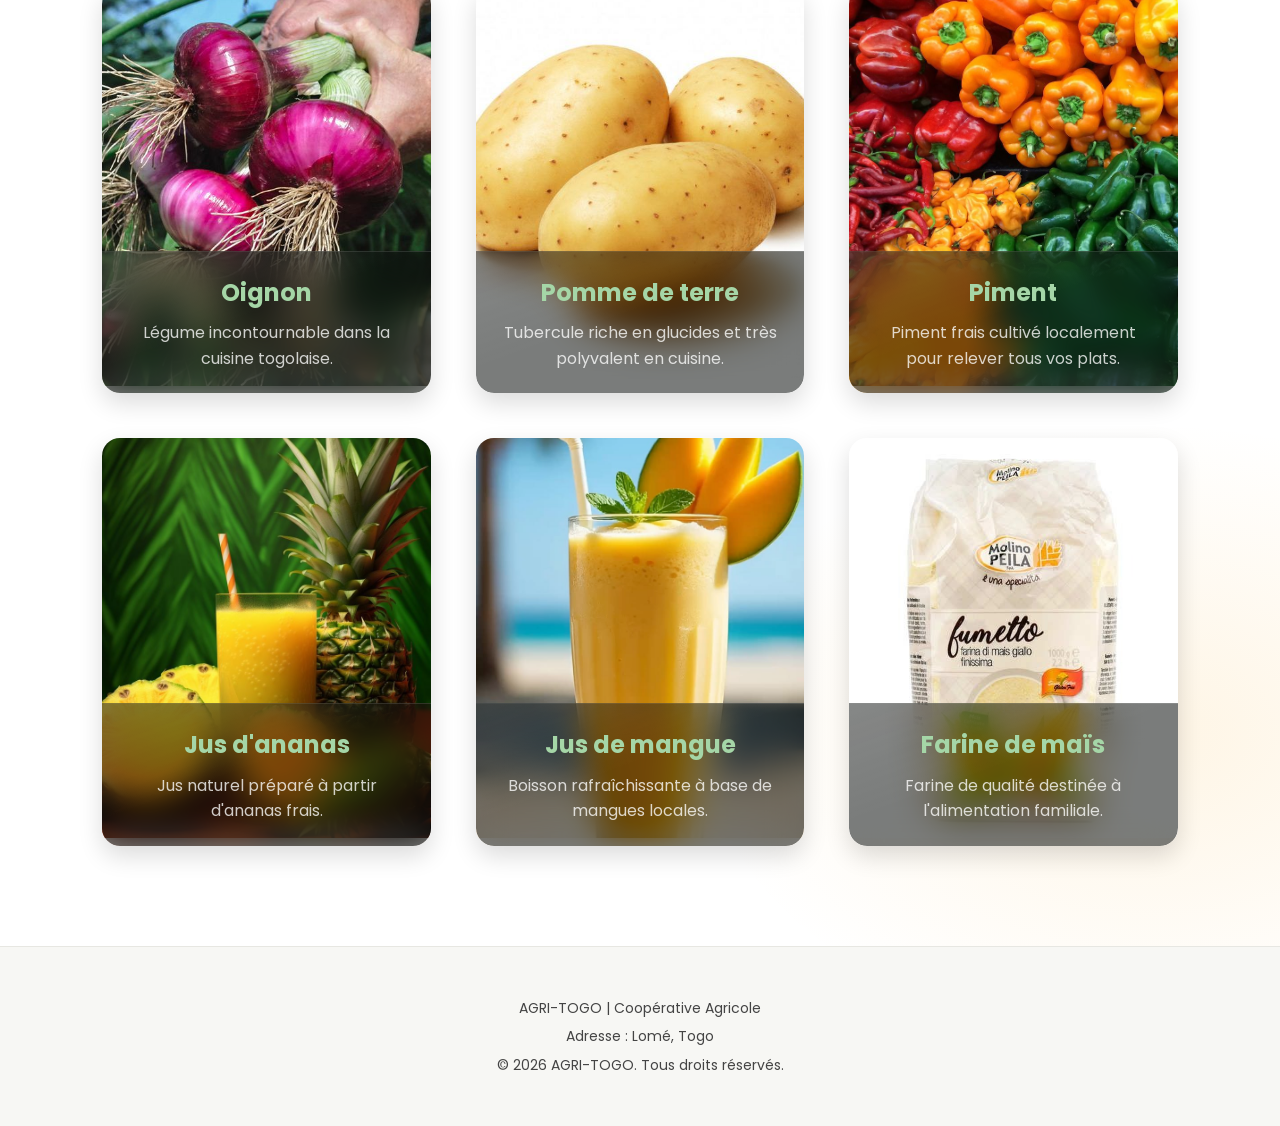
<file: pages/products.html>
<!DOCTYPE html>
<html lang="fr">
<head>
    <meta charset="UTF-8">
    <meta name="viewport" content="width=device-width, initial-scale=1.0">
    <link rel="stylesheet" href="https://fonts.googleapis.com/css2?family=Material+Symbols+Outlined" />
    <link rel="preconnect" href="https://fonts.gstatic.com" crossorigin>
    <link href="https://fonts.googleapis.com/css2?family=Poppins:wght@300;400;500;600;700&display=swap" rel="stylesheet">
    <link rel="stylesheet" href="../style/style.css">
    <link rel="stylesheet" href="../style/products.css">
    <script defer src="../Javascript/products.js"></script>
    <script defer src="../Javascript/nav.js"></script>
    <script>document.documentElement.dataset.theme = localStorage.getItem("theme") || (matchMedia("(prefers-color-scheme: dark)").matches ? "dark" : "light");</script>
    <script defer src="../Javascript/main.js"></script>
    <title>Produits</title>
</head>
<body>
    <!-- ===================================== -->
    <!-- EN-TÊTE : BARRE DE NAVIGATION -->
    <!-- ===================================== -->
    <header>
        <nav class="nav-bar">
            <!-- Marque du site -->
            <span class="nav-brand"><span class="material-symbols-outlined" aria-hidden="true">eco</span>AGRI-TOGO</span>
            <!-- Case invisible qui pilote l'ouverture du menu mobile -->
            <input type="checkbox" id="nav-toggle" class="nav-toggle-input">
            <!-- Bouton hamburger (visible en mobile) -->
            <label for="nav-toggle" class="nav-toggle-label" aria-label="Ouvrir le menu">
                <span class="material-symbols-outlined">menu</span>
            </label>
            <!-- Liens de navigation -->
            <ul>
                <li><a href="index.html">Accueil</a></li>
                <li><a href="about.html">À propos</a></li>
                <li><a href="products.html" class="active" aria-current="page">Produits</a></li>
                <li><a href="blogs.html">Actualités</a></li>
                <li><a href="contact.html">Contact</a></li>
            </ul>
            <!-- Bascule clair/sombre -->
            <button type="button" class="theme-toggle" aria-label="Passer en mode sombre">
                <span class="material-symbols-outlined" aria-hidden="true">dark_mode</span>
            </button>
        </nav>
    </header>

    <main>
        <!-- ===================================== -->
<!-- HERO -->
<!-- ===================================== -->

<section class="products-hero">

    <div class="hero-overlay"></div>

    <div class="hero-content">

        <h1>Nos Produits</h1>

        <div class="title-line"></div>

    </div>

</section>

<!-- ===================================== -->
<!-- INTRO -->
<!-- ===================================== -->

<section class="products-intro">

    <div class="container">

        <h2>
            Découvrez ici notre catalogue de produits agricoles et des produits transformés
        </h2>

        <p>
            Explorez une sélection de produits frais issus de l'agriculture togolaise
            ainsi que des produits transformés de qualité.
        </p>

    </div>

</section>

<!-- ===================================== -->
<!-- RECHERCHE -->
<!-- ===================================== -->

<section class="products-search">

    <input
        type="text"
        id="search"
        placeholder="Rechercher un produit..."
    >

</section>

<!-- ===================================== -->
<!-- FILTRES -->
<!-- ===================================== -->

<section class="products-filter">

    <button class="filter-btn active" data-filter="all">
        Tous
    </button>

    <button class="filter-btn" data-filter="fruit">
        Fruits
    </button>

    <button class="filter-btn" data-filter="legume">
        Légumes
    </button>

    <button class="filter-btn" data-filter="tubercule">
        Tubercules
    </button>

    <button class="filter-btn" data-filter="cereale">
        Céréales
    </button>

    <button class="filter-btn" data-filter="transforme">
        Produits transformés
    </button>

</section>

<!-- ===================================== -->
<!-- PRODUITS -->
<!-- ===================================== -->

<section class="products">

    <div class="products-grid">

        <article class="product-card" data-category="tubercule">

            <img src="../images/manioc.jpg" alt="Manioc">

            <div class="product-info">

                <h3>Manioc</h3>

                <p>
                    Tubercule très utilisé pour la fabrication du gari,
                    de la farine et du tapioca.
                </p>

            </div>

        </article>

        <article class="product-card" data-category="cereale">

            <img src="../images/mais.jpg" alt="Maïs">

            <div class="product-info">

                <h3>Maïs</h3>

                <p>
                    Une céréale essentielle pour l'alimentation
                    humaine et animale.
                </p>

            </div>

        </article>

        <article class="product-card" data-category="fruit">

            <img src="../images/ananas1.jpg" alt="Ananas">

            <div class="product-info">

                <h3>Ananas</h3>

                <p>
                    Fruit tropical apprécié pour sa saveur
                    sucrée et sa richesse en vitamines.
                </p>

            </div>

        </article>

        <article class="product-card" data-category="legume">

            <img src="../images/oignon.jpg" alt="Oignon">

            <div class="product-info">

                <h3>Oignon</h3>

                <p>
                    Légume incontournable dans la cuisine
                    togolaise.
                </p>

            </div>

        </article>

        <article class="product-card" data-category="tubercule">

            <img src="../images/pomme_de_terre.jpg" alt="Pomme de terre">

            <div class="product-info">

                <h3>Pomme de terre</h3>

                <p>
                    Tubercule riche en glucides et très
                    polyvalent en cuisine.
                </p>

            </div>

        </article>

        <article class="product-card" data-category="legume">

            <img src="../images/piment.jpg" alt="Piment">

            <div class="product-info">

                <h3>Piment</h3>

                <p>
                    Piment frais cultivé localement pour relever
                    tous vos plats.
                </p>

            </div>

        </article>

        <article class="product-card" data-category="transforme">

            <img src="../images/jus_ananas.jpg" alt="Jus d'ananas">

            <div class="product-info">

                <h3>Jus d'ananas</h3>

                <p>
                    Jus naturel préparé à partir
                    d'ananas frais.
                </p>

            </div>

        </article>

        <article class="product-card" data-category="transforme">

            <img src="../images/jus_mangue.jpg" alt="Jus de mangue">

            <div class="product-info">

                <h3>Jus de mangue</h3>

                <p>
                    Boisson rafraîchissante à base
                    de mangues locales.
                </p>

            </div>

        </article>

        <article class="product-card" data-category="transforme">

            <img src="../images/farine.jpeg" alt="Farine">

            <div class="product-info">

                <h3>Farine de maïs</h3>

                <p>
                    Farine de qualité destinée à
                    l'alimentation familiale.
                </p>

            </div>

        </article>

    </div>

    <p id="no-result" style="display:none;">
        Aucun produit trouvé.
    </p>

</section>

    </main>

    <footer>
        <p>AGRI-TOGO | Coopérative Agricole</p>
        <p>Adresse : Lomé, Togo</p>
        <p>&copy; 2026 AGRI-TOGO. Tous droits réservés.</p>
    </footer>
</body>
</html>
</file>
<file: style/style.css>
/* =========================================
   AGRI-TOGO — Feuille de style globale
   Thème clair/sombre, navigation, héros,
   statistiques, actualités, footer, reveal
========================================= */

/* Police Poppins chargée depuis Google Fonts */
@import url('https://fonts.googleapis.com/css2?family=Poppins:wght@300;400;500;600;700&display=swap');

/* Réinitialisation des marges et du modèle de boîte */
* {
    margin: 0;
    padding: 0;
    box-sizing: border-box;
    font-family: 'Poppins', sans-serif;
}

/* =========================================
   VARIABLES DE THÈME (CLAIR / SOMBRE)
========================================= */

/* Thème clair par défaut */
:root {
    --bg: #ffffff;
    --bg-soft: #f7f7f4;
    --surface: #ffffff;
    --surface-hover: #f0f6f0;
    --text: #111111;
    --text-soft: #444444;
    --border: #e7e7e2;
    --header-border: #111111;
    --shadow: rgba(0, 0, 0, 0.14);
    /* Verre transparent noirci (panneaux de description) */
    --glass-bg:
        linear-gradient(160deg, rgba(255,255,255,.09), rgba(255,255,255,0) 45%),
        rgba(13,18,15,.55);
    --glass-border: rgba(255,255,255,.12);
    color-scheme: light;
}

/* Thème sombre : activé via data-theme="dark" sur <html> (main.js) */
[data-theme="dark"] {
    --bg: #101512;
    --bg-soft: #1a201c;
    --surface: #1d241f;
    --surface-hover: #26312b;
    --text: #e9eeea;
    --text-soft: #a7b1aa;
    --border: #2a332d;
    --header-border: #2a332d;
    --shadow: rgba(0, 0, 0, 0.55);
    color-scheme: dark;
}

/* Base du document : couleurs du thème + transition douce au changement */
body {
    background: var(--bg);
    color: var(--text);
    line-height: 1.6;
    overflow-x: hidden;
    transition: background-color 0.3s ease, color 0.3s ease;
}

/* En-tête fixe en haut de la fenêtre (au-dessus de tout le contenu) */
/* Échelle z-index : header 1000, panneau menu mobile 999 */
header {
    position: fixed;
    top: 0;
    left: 0;
    right: 0;
    z-index: 1000;
    padding: 8px 24px;
    background: var(--bg);
    border-bottom: 1px solid var(--header-border);
    transition: background-color 0.3s ease;
}

/* Verre dépoli sur l'en-tête : translucide + flou, repli opaque si non supporté */
@supports ((backdrop-filter: blur(12px)) or (-webkit-backdrop-filter: blur(12px))) {
    header {
        background: rgba(255, 255, 255, 0.82);
        -webkit-backdrop-filter: blur(12px) saturate(160%);
        backdrop-filter: blur(12px) saturate(160%);
    }

    [data-theme="dark"] header {
        background: rgba(16, 21, 18, 0.82);
    }
}

@media (prefers-reduced-transparency: reduce) {
    header {
        background: var(--bg);
        -webkit-backdrop-filter: none;
        backdrop-filter: none;
    }
}

/* =========================================
   NAVIGATION
========================================= */

/* Barre de navigation : marque à gauche, liens puis bouton thème à droite */
.nav-bar {
    display: flex;
    align-items: center;
    gap: 24px;
    max-width: 1400px;
    margin: 0 auto;
    padding: 6px 0;
    position: relative;
}

/* Marque du site (icône feuille + nom) */
.nav-brand {
    display: flex;
    align-items: center;
    gap: 8px;
    color: #327A31;
    font-size: 20px;
    font-weight: 700;
    letter-spacing: 0.5px;
    white-space: nowrap;
}

.nav-brand .material-symbols-outlined {
    font-size: 24px;
}

/* Liste des liens : poussée à droite de la barre */
.nav-bar ul {
    display: flex;
    align-items: center;
    gap: 8px;
    list-style: none;
    padding: 0;
    margin: 0;
    margin-left: auto;
}

/* Liens de navigation : pastille au survol, lien actif en vert */
.nav-bar ul li a {
    display: inline-block;
    padding: 8px 14px;
    border-radius: 10px;
    color: inherit;
    font-size: 15px;
    font-weight: 500;
    text-decoration: none;
    background: none;
    border: none;
    transition: color 0.25s ease, background-color 0.25s ease;
}

.nav-bar ul li a:hover {
    color: #327A31;
    background: var(--surface-hover);
}

.nav-bar ul li a:focus-visible {
    outline: 2px solid #327A31;
    outline-offset: 2px;
}

/* Lien de la page courante : vert + gras, sans soulignement */
.nav-bar ul li a.active {
    color: #327A31;
    font-weight: 600;
}

/* Toggle du menu mobile (caché sur desktop) */
.nav-toggle-input {
    position: absolute;
    width: 1px;
    height: 1px;
    opacity: 0;
    pointer-events: none;
}

.nav-toggle-label {
    display: none;
}

.nav-toggle-input:focus-visible + .nav-toggle-label {
    outline: 2px solid #327A31;
    outline-offset: 2px;
}

/* Fallback :focus pour les navigateurs sans :focus-visible (Safari < 15.4) */
@supports not selector(:focus-visible) {
    .nav-toggle-input:focus + .nav-toggle-label,
    .nav-bar ul li a:focus,
    .theme-toggle:focus {
        outline: 2px solid #327A31;
        outline-offset: 2px;
    }
}

/* Bascule clair/sombre */
.theme-toggle {
    display: flex;
    align-items: center;
    justify-content: center;
    width: 40px;
    height: 40px;
    flex-shrink: 0;
    background: var(--surface);
    border: 1px solid var(--border);
    border-radius: 10px;
    color: var(--text);
    cursor: pointer;
    padding: 0;
    transition: background-color 0.25s ease, color 0.25s ease, transform 0.2s ease;
}

.theme-toggle:hover {
    background: var(--surface-hover);
    transform: translateY(-2px);
    box-shadow: none;
}

/* L'icône pivote légèrement au survol */
.theme-toggle .material-symbols-outlined {
    font-size: 20px;
    transition: transform 0.3s ease;
}

.theme-toggle:hover .material-symbols-outlined {
    transform: rotate(20deg);
}

/* =========================================
   HERO (ACCUEIL)
========================================= */

.presentation {
    position: relative;
    background-image: url(../images/hero.jpg);
    background-size: cover;
    background-position: center;
    background-repeat: no-repeat;
    flex-direction: column;
    justify-content: center;
    align-items: center;
    max-width: 100%;
    padding: 80px 32px;
    height: 800px;
}

.hero {
    padding: 90px 50px;
    position: relative;
    z-index: 2;
}

/* Voile dégradé (blanc en clair, sombre en nuit) pour la lisibilité du texte */
.overlay {
    position: absolute;
    inset: 0;
    background: linear-gradient(
        to right,
        rgba(255,255,255,.82) 0%,
        rgba(255,255,255,.68) 35%,
        rgba(255,255,255,.25) 70%,
        rgba(255,255,255,.05) 100%
    );
    z-index: 1;
}

[data-theme="dark"] .overlay {
    background: linear-gradient(
        to right,
        rgba(10,14,11,.9) 0%,
        rgba(10,14,11,.7) 40%,
        rgba(10,14,11,.3) 75%,
        rgba(10,14,11,.05) 100%
    );
}

/* =========================================
   DIAPORAMA DU HÉRO (ACCUEIL)
   hero.jpg reste la base ; animation1.jpg et animation2.jpg
   se croisent en fondu au-dessus, en boucle de 18 s
========================================= */

.hero-slide {
    position: absolute;
    inset: 0;
    z-index: 0;
    background-size: cover;
    background-position: center;
    background-repeat: no-repeat;
    opacity: 0;
    will-change: opacity;
}

.hero-slide.slide-1 {
    background-image: url(../images/animation1.jpg);
    animation: hero-fade-1 18s infinite;
}

.hero-slide.slide-2 {
    background-image: url(../images/animation2.jpg);
    animation: hero-fade-2 18s infinite;
}

/* Boucle de 18 s : chaque image occupe 6 s (fondu entrant 1 s,
   affichage ~4 s, fondu sortant 1 s). Sur le créneau restant
   (12-18 s), l'image de base hero.jpg reste visible. */
@keyframes hero-fade-1 {
    0%    { opacity: 0; }
    5.6%  { opacity: 1; }
    27.8% { opacity: 1; }
    33.3% { opacity: 0; }
    100%  { opacity: 0; }
}

@keyframes hero-fade-2 {
    0%    { opacity: 0; }
    33.3% { opacity: 0; }
    38.9% { opacity: 1; }
    61.1% { opacity: 1; }
    66.7% { opacity: 0; }
    100%  { opacity: 0; }
}

/* Mouvement réduit : fond fixe (hero.jpg) sans diaporama */
@media (prefers-reduced-motion: reduce) {
    .hero-slide {
        animation: none;
        opacity: 0;
    }
}

.presentation .hero h1 {
    font-size: 64px;
    margin-bottom: 32px;
}

/* Étiquette du héro : texte vert en gras, fond blanc uniquement en mode sombre */
/* Spécificité renforcée : ne pas se laisser écraser par .hero p */
.hero .hero-eyebrow {
    display: flex;
    align-items: center;
    justify-content: center;
    width: 200px;
    height: 54px;
    margin-bottom: 24px;
    border-radius: 12px;
    color: #327A31;
    font-size: 30px;
    font-weight: 700;
    text-transform: uppercase;
    letter-spacing: 1.28px;
}

[data-theme="dark"] .hero .hero-eyebrow {
    background-color: #ffffff;
}




.hero p {
    font-size: 20px;
    margin-bottom: 48px;
    font-weight: 500;
}

button {
    background-color: transparent;
    padding: 12.8px 19.2px;
    cursor: pointer;
    transition: transform 0.2s ease, box-shadow 0.2s ease;
}

button#cta-1 {
    background-color: #327A31;
    border: none;
    margin-right: 15px;
}

/* Texte blanc sur le CTA vert : contraste AA */
button#cta-1 a {
    color: #fff;
}

button#cta-2 {
    border: 1px solid #F3AC2A;
}

button#cta-2:hover {
    background-color: #f4a300;
    transition: 0.5s;
}

button:hover {
    transform: translateY(-2px);
    box-shadow: 0 6px 12px rgba(0, 0, 0, 0.08);
}

button a {
    color: var(--text);
    text-decoration: none;
    font-weight: 500;
}

/* =========================================
   STATISTIQUES (ACCUEIL)
========================================= */

.stats {
    padding: 70px 20px;
    text-align: center;
}

.title-box {
    margin-bottom: 50px;
}

.title-box h2 {
    display: inline-block;
    padding: 6px 15px;
    font-size: 2rem;
    font-weight: 700;
    position: relative;
}

.line {
    width: 50px;
    height: 4px;
    background: #f4a300;
    margin: 8px auto 0;
    border-radius: 10px;
}

.stats-container {
    display: flex;
    justify-content: center;
    align-items: center;
    gap: 35px;
    flex-wrap: wrap;
}

.stat {
    min-width: 180px;
}

/* Valeur de la statistique (chiffre animé par main.js) */
.stat h3 {
    color: #2e7d32;
    font-size: 2.5rem;
    font-weight: 800;
}

.stat p {
    font-size: 15px;
    font-weight: 600;
    color: var(--text);
}

.separator {
    width: 2px;
    height: 60px;
    background: var(--border);
}

/* =========================================
   ACTUALITÉS (ACCUEIL)
========================================= */

/* Section actualités : dégradés décoratifs pour donner de la matière au flou du verre */
.actualites {
    padding: 80px 8%;
    text-align: center;
    background:
        radial-gradient(600px 420px at 10% 15%, rgba(46,125,50,.13), transparent 65%),
        radial-gradient(700px 480px at 90% 85%, rgba(249,178,51,.13), transparent 65%);
}

.titre h2 {
    font-size: 2rem;
    font-weight: 700;
}

.ligne {
    width: 60px;
    height: 4px;
    background: #f5b21c;
    margin: 12px auto 50px;
    border-radius: 20px;
}

.actualites-container {
    display: flex;
    justify-content: center;
    gap: 35px;
    flex-wrap: wrap;
}

/* Carte d'actualité entièrement cliquable (lien vers l'article du blog) */
.actualite {
    position: relative;
    display: block;
    width: 330px;
    background: transparent;
    border-radius: 12px;
    overflow: hidden;
    box-shadow: 0 8px 25px var(--shadow);
    transition: .4s;
    text-decoration: none;
    color: inherit;
}

.actualite:hover {
    transform: translateY(-10px);
    box-shadow: 0 16px 35px var(--shadow);
}

.actualite img {
    width: 100%;
    height: 520px;
    object-fit: cover;
    display: block;
}

.actualite-content {
    position: absolute;
    left: 0;
    right: 0;
    bottom: 0;
    padding: 14px 20px;
    /* Verre transparent noirci : bande pleine largeur sur l'image */
    background: rgba(13,18,15,.9); /* fallback sans var() */
    background: var(--glass-bg);
    -webkit-backdrop-filter: blur(16px) saturate(150%);
    backdrop-filter: blur(16px) saturate(150%);
    border-top: 1px solid var(--glass-border);
    color: #fff;
}

.actualite .date {
    display: block;
    color: #A5D6A7;
    font-size: 12px;
    font-weight: 600;
    margin: 0 0 6px;
}

.actualite h3 {
    margin: 0 0 8px;
    font-size: 1.05rem;
    line-height: 1.35;
    color: #fff;
}

.actualite p {
    padding: 0 0 6px;
    line-height: 1.6;
    text-align: justify;
    font-size: .95rem;
    color: rgba(255,255,255,.78);
}

.read-more {
    display: inline-block;
    color: #A5D6A7;
    font-weight: 600;
    padding-bottom: 16px;
    font-size: .9rem;
    transition: transform .3s ease;
}

.actualite:hover .read-more {
    transform: translateX(4px);
}

.btn {
    margin-top: 60px;
}

.btn a {
    align-items: center;
    gap: 15px;
    padding: 15px 35px;
    border: 2px solid #4CAF50;
    border-radius: 50px;
    text-decoration: none;
    color: var(--text);
    font-weight: 600;
    transition: .3s;
}

.btn a:hover {
    background: #4CAF50;
    color: white;
}

/* =========================================
   FOOTER
========================================= */

footer {
    text-align: center;
    padding: 44px 20px;
    background: var(--bg-soft);
    border-top: 1px solid var(--border);
}

footer p {
    margin: 6px 0;
    font-size: 14px;
    color: var(--text-soft);
}

/* =========================================
   RESPONSIVE — STYLES PARTAGÉS
========================================= */

/* ---- Tablette (≤ 992px) ---- */
@media (max-width: 992px) {
    .nav-bar ul {
        gap: 6px;
    }

    .presentation .hero h1 {
        font-size: 48px;
    }

    .presentation {
        height: auto;
        min-height: 720px;
    }
}

/* ---- Mobile (≤ 768px) ---- */
@media (max-width: 768px) {
    /* En-tête resserré sur mobile */
    header {
        padding: 8px 16px;
    }

    /* Menu hamburger */
    .nav-toggle-label {
        display: flex;
        align-items: center;
        justify-content: center;
        width: 44px;
        height: 44px;
        margin-left: auto;
        color: var(--text);
        cursor: pointer;
        border-radius: 10px;
        user-select: none;
    }

    .nav-toggle-label:hover {
        background: var(--surface-hover);
    }

    .nav-toggle-label .material-symbols-outlined {
        font-size: 28px;
    }

    /* Panneau déroulant du menu mobile */
    .nav-bar ul {
        display: none;
        position: absolute;
        top: calc(100% + 10px);
        left: 0;
        right: 0;
        flex-direction: column;
        align-items: stretch;
        gap: 4px;
        background: var(--surface);
        border: 1px solid var(--border);
        border-radius: 16px;
        box-shadow: 0 20px 48px var(--shadow);
        padding: 8px;
        z-index: 999;
    }

    .nav-toggle-input:checked ~ ul {
        display: flex;
        animation: nav-menu-in 0.28s cubic-bezier(0.16, 1, 0.3, 1);
    }

    @keyframes nav-menu-in {
        from {
            opacity: 0;
            transform: translateY(-6px);
        }
        to {
            opacity: 1;
            transform: none;
        }
    }

    .nav-bar ul li a {
        display: block;
        padding: 13px 16px;
        border-radius: 10px;
    }

    .nav-bar ul li a:hover {
        background: var(--surface-hover);
        color: #327A31;
    }

    /* Hero */
    .presentation {
        height: auto;
        min-height: 92vh;
        padding: 120px 22px 70px;
    }

    .hero {
        padding: 20px 4px;
    }

    .presentation .hero h1 {
        font-size: 34px;
        margin-bottom: 24px;
    }

    .hero .hero-eyebrow {
        width: 200px;
        height: 54px;
        font-size: 30px;
        margin-bottom: 20px;
    }

    .hero p {
        font-size: 18px;
        margin-bottom: 36px;
    }

    button#cta-1,
    button#cta-2 {
        display: block;
        width: 100%;
        max-width: 320px;
        margin: 12px auto;
        padding: 15px 20px;
        font-size: 15px;
    }

    /* Statistiques */
    .stats {
        padding: 60px 16px;
    }

    .stats-container {
        gap: 28px;
    }

    .separator {
        display: none;
    }

    .stat h3 {
        font-size: 2.1rem;
    }

    .stat p {
        font-size: 14px;
    }

    /* Actualités */
    .actualites {
        padding: 60px 6%;
    }

    .titre h2 {
        font-size: 1.6rem;
    }

    .actualite {
        width: 100%;
        max-width: 360px;
    }

    .btn a {
        padding: 13px 28px;
    }
}

/* ---- Très petits écrans (≤ 420px) ---- */
@media (max-width: 420px) {
    .presentation .hero h1 {
        font-size: 30px;
    }

    .title-box h2 {
        font-size: 1.6rem;
    }
}

/* =========================================
   SCROLL REVEAL
========================================= */

/* Élément masqué par défaut, révélé par JS (IntersectionObserver) à l'entrée dans l'écran */
.reveal {
    opacity: 0;
    transition: opacity 0.7s cubic-bezier(.4,0,.2,1), transform 0.7s cubic-bezier(.4,0,.2,1);
    transition-delay: var(--delay, 0ms);
}

/* Directions d'entrée : haut, gauche, droite, zoom */
.reveal-up     { transform: translateY(30px); }
.reveal-left   { transform: translateX(-40px); }
.reveal-right  { transform: translateX(40px); }
.reveal-scale  { transform: scale(0.85); }

/* État visible (classe ajoutée par le JS) */
.reveal.is-visible {
    opacity: 1;
    transform: none;
}

@media (prefers-reduced-motion: reduce) {
    .reveal {
        opacity: 1;
        transform: none;
        transition: none;
    }

    .nav-toggle-input:checked ~ ul {
        animation: none;
    }
}

/* ---- Parallax sur les héros (desktop) ---- */
@media (min-width: 768px) {
    .presentation,
    .hero-slide,
    .news-hero,
    .products-hero,
    .hero {
        background-attachment: fixed;
    }

    
}
</file>
<file: style/about.css>
/*===============================
    RESET ET BASE
================================*/

/* Réinitialisation des marges et du modèle de boîte */
*{
    margin:0;
    padding:0;
    box-sizing:border-box;
}

/* Base du document : couleurs issues des variables de thème */
body{
    font-family:Arial, Helvetica, sans-serif;
    color:var(--text);
    background:var(--bg);
    line-height:1.7;
}

/* Les images ne dépassent jamais leur conteneur */
img{
    max-width:100%;
    display:block;
}

/*===============================
        HERO
================================*/

/* Bannière d'en-tête : photo plein écran avec voile sombre */
.hero{
    height:60vh;
    background:url("../images/apropos.jpg") center/cover no-repeat;
    position:relative;

    display:flex;
    justify-content:center;
    align-items:center;
}

.hero-overlay{
    position:absolute;
    inset:0;
    background:rgba(0,0,0,.35);
}

.hero-content{
    position:relative;
    text-align:center;
    color:#fff;
}

.hero-content h1{
    font-size:4rem;
    font-weight:800;
}

.title-line{
    width:70px;
    height:6px;
    background:#F9B233;
    border-radius:50px;
    margin:15px auto;
}

/*===============================
      TITRES DES SECTIONS
================================*/

.section-title{
    text-align:center;
    margin-bottom:60px;
}

.section-title h2{
    font-size:3.3rem;
    font-style:italic;
    font-weight:800;
}

.section-title span{
    color:#F9B233;
}

/*===============================
      SECTION « QUI SOMMES-NOUS »
================================*/

.about{

    padding:90px 8%;

}

.about-container{

    display:flex;
    align-items:center;
    justify-content:space-between;

    gap:60px;

    flex-wrap:wrap;

}

.about-text{

    flex:1;
    min-width:320px;

}

.history-btn{

    display:inline-block;

    padding:14px 30px;

    background:#2E7D32;

    color:white;

    text-decoration:none;

    border-radius:40px;

    font-weight:bold;

    margin-bottom:35px;

    transition:.4s;

}

.history-btn:hover{

    background:#1B5E20;

    transform:translateY(-4px);

}

.about-text p{

    font-size:1.6rem;

    text-align:justify;

}

.about-image{

    flex:1;
    text-align:center;

}

.about-image img{

    width:100%;
    max-width:550px;
    margin:0 auto;
    border-radius:12px;
    aspect-ratio:6 / 5;
    object-fit:cover;
    box-shadow:0 15px 35px rgba(0,0,0,.15);

}

/*===============================
      SECTION « NOTRE IDENTITÉ » (MISSION / VISION / VALEURS)
================================*/

.identity{

    padding:90px 8%;

}

.identity-container{

    display:grid;

    grid-template-columns:repeat(auto-fit,minmax(280px,1fr));

    gap:35px;

}

/* Carte Mission / Vision / Valeurs */
.identity-card{

    padding:40px;

    border:1px solid var(--border);

    border-radius:15px;

    transition:.4s;

    box-shadow:0 8px 20px var(--shadow);

}

/* Même effet de survol que les cartes équipe : élévation + ombre */
.identity-card:hover{

    transform:translateY(-8px);

    box-shadow:0 18px 35px rgba(0,0,0,.15);

}

.icon{

    width:70px;
    height:70px;

    background:#2E7D32;

    color:white;

    border-radius:50%;

    display:flex;
    justify-content:center;
    align-items:center;

    margin-bottom:20px;

}

.icon span{

    font-size:35px;

}

.identity-card h3{

    margin-bottom:20px;

    font-size:1.7rem;

}

.identity-card p{

    text-align:justify;

}

.identity-card ul{

    list-style:none;

}

.identity-card li{

    margin:12px 0;

}

/*===============================
      SECTION PARTENAIRES
================================*/

.partners{

    padding:90px 8%;

}

/* Logo partenaire en cercle (une diapositive du carrousel) */
.partner{

    width:220px;
    height:220px;

    border-radius:50%;

    background:var(--surface);

    display:flex;
    justify-content:center;
    align-items:center;

    box-shadow:0 10px 25px var(--shadow);

    transition:.4s;

}

.partner:hover{

    transform:translateY(-10px);

    box-shadow:0 20px 35px rgba(0,0,0,.18);

}

.partner img{

    width:170px;

}

/*===============================
      CARROUSEL PARTENAIRES
================================*/

.carousel{

    position:relative;

    max-width:640px;

    margin:0 auto;

    overflow:hidden;

    border-radius:24px;

    background:var(--bg-soft);

    border:1px solid var(--border);

    padding:50px 12px 40px;

}

.carousel-track{

    display:flex;

    transition:transform .6s cubic-bezier(.4,0,.2,1);

}

.carousel-slide{

    flex:0 0 100%;

    min-width:100%;

    display:flex;

    justify-content:center;

    align-items:center;

}

.carousel-arrow{

    position:absolute;

    top:50%;

    transform:translateY(-50%);

    z-index:2;

    width:44px;

    height:44px;

    padding:0;

    border-radius:50%;

    border:1px solid var(--border);

    background:var(--surface);

    color:var(--text);

    display:flex;

    align-items:center;

    justify-content:center;

    cursor:pointer;

    box-shadow:0 4px 14px var(--shadow);

    transition:background-color .3s ease, transform .2s ease;

}

.carousel-arrow.prev{

    left:12px;

}

.carousel-arrow.next{

    right:12px;

}

.carousel-arrow:hover{

    background:var(--surface-hover);

    transform:translateY(-50%) scale(1.08);

}

.carousel-arrow .material-symbols-outlined{

    font-size:24px;

}

.carousel-dots{

    display:flex;

    justify-content:center;

    gap:10px;

    margin-top:30px;

}

.carousel-dot{

    width:10px;

    height:10px;

    padding:0;

    border:none;

    border-radius:50%;

    background:var(--border);

    cursor:pointer;

    transform:none;

    transition:background-color .3s ease, transform .3s ease;

}

.carousel-dot:hover{

    background:#2E7D32;

    transform:scale(1.2);

}

.carousel-dot.active{

    background:#2E7D32;

    transform:scale(1.3);

}

/*===============================
      SECTION NOTRE ÉQUIPE
================================*/

.team{

    padding:90px 8%;

    background:

        radial-gradient(600px 420px at 90% 12%, rgba(46,125,50,.10), transparent 65%),

        radial-gradient(700px 480px at 8% 88%, rgba(249,178,51,.10), transparent 65%);

}

.team-grid{

    display:grid;

    grid-template-columns:repeat(auto-fit,minmax(230px,1fr));

    gap:30px;

}

/* Carte membre : photo carrée + nom et rôle en dessous */
.team-card{

    position:relative;

    background:var(--surface);

    border:1px solid var(--border);

    border-radius:18px;

    overflow:hidden;

    box-shadow:0 8px 20px var(--shadow);

    transition:.4s;

}

.team-card:hover{

    transform:translateY(-8px);

    box-shadow:0 18px 35px rgba(0,0,0,.15);

}


.team-card img{

    width:100%;

    aspect-ratio:1 / 1;

    object-fit:cover;

    display:block;

    transition:transform .5s ease;

}

/* Zoom de la photo au survol de la carte */
.team-card:hover img{

    transform:scale(1.08);

}

/* Infos en surimpression sur la photo : fond transparent (léger dégradé pour la lisibilité) */
.team-info{

    position:absolute;

    left:0;

    right:0;

    bottom:0;

    padding:46px 18px 16px;

    text-align:center;

    background:linear-gradient(to top, rgba(0,0,0,.65), transparent 75%);

    color:#fff;

}

.team-info h3{

    font-size:1.25rem;

    margin-bottom:4px;

    color:#fff;

}

.team-role{

    color:#A5D6A7;

    font-weight:600;

    font-size:.95rem;

}

/* Description cachée par défaut, révélée uniquement au survol */
.team-bio{

    max-height:0;

    opacity:0;

    overflow:hidden;

    margin:0;

    color:rgba(255,255,255,.92);

    font-size:.9rem;

    line-height:1.5;

    transform:translateY(8px);

    transition:max-height .4s ease, opacity .4s ease, transform .4s ease;

}

.team-card:hover .team-bio{

    max-height:140px;

    opacity:1;

    transform:none;

}

/*===============================
        RESPONSIVE
================================*/

@media(max-width:992px){

.hero-content h1{

    font-size:3rem;

}

.section-title h2{

    font-size:2.5rem;

}

.about-container{

    flex-direction:column;

}

.about-text{

    text-align:center;

}

.about-text p{

    text-align:center;

}

.about-image{

    order:2;

}

.about-image img{

    margin:0 auto;

}

}

/*===============================
        768px - RAFFINEMENTS
================================*/

@media(max-width:768px){

.about{

    padding:70px 6%;

}

.identity{

    padding:70px 6%;

}

.partners{

    padding:70px 6%;

}

.team{

    padding:70px 6%;

}

.section-title{

    margin-bottom:40px;

}

.section-title h2{

    font-size:2.2rem;

}

.about-text p{

    font-size:1.2rem;

}

.history-btn{

    margin-bottom:25px;

}

.identity-card{

    padding:30px 24px;

}

}

@media(max-width:600px){

.hero{

    height:45vh;

}

.hero-content h1{

    font-size:2.2rem;

}

.section-title h2{

    font-size:1.8rem;

}

.about-text{

    min-width:0;

}

.about{

    padding:70px 20px;

}

.identity{

    padding:70px 20px;

}

.partners{

    padding:70px 20px;

}

.team{

    padding:70px 20px;

}

.team-grid{

    grid-template-columns:1fr;

}

.about-text p{

    font-size:1.05rem;

}

.identity-container{

    grid-template-columns:1fr;

}

.partner{

    width:170px;
    height:170px;

}

.partner img{

    width:130px;

}

.carousel{

    padding:40px 8px 30px;

}

.carousel-arrow{

    width:36px;

    height:36px;

}

.carousel-arrow.prev{

    left:8px;

}

.carousel-arrow.next{

    right:8px;

}

}
</file>
<file: style/blog.css>
/*============================*/
/* BANNIÈRE D'EN-TÊTE DE LA PAGE ACTUALITÉS */
/*============================*/

.news-hero{

    height:55vh;

    background:url("../images/hero2.jpg") center/cover;

    display:flex;

    justify-content:center;

    align-items:center;

    position:relative;

}

.hero-overlay{

    position:absolute;

    inset:0;

    background:rgba(0,0,0,.35);

}

.hero-content{

    position:relative;

    color:white;

    text-align:center;

}

.hero-content h1{

    font-size:4rem;

    font-weight:800;

}

.title-line{

    width:70px;

    height:5px;

    background:#F9B233;

    margin:15px auto;

    border-radius:30px;

}

/*============================*/

/* Titre centré commun aux sections de la page */
.section-title{

    text-align:center;

    margin-bottom:60px;

}

.section-title h2{

    font-size:3rem;

    font-style:italic;

}

/* Article vedette : image + texte côte à côte */
.featured-news{

    padding:90px 8%;

}

.featured-title{

    font-size:2.2rem;

    margin-bottom:50px;

}

.featured-container{

    display:flex;

    gap:50px;

    align-items:center;

    flex-wrap:wrap;

}

.featured-image{

    flex:1;

}

.featured-image img{

    width:100%;

    border-radius:15px;

}

.featured-content{

    flex:1;

}

.date{

    display:inline-block;

    margin-bottom:20px;

    color:#2E7D32;

    font-weight:bold;

}

.featured-content p{

    font-size:1.3rem;

    line-height:1.8;

    text-align:justify;

}

.btn-news{

    display:inline-block;

    margin-top:30px;

    padding:14px 28px;

    background:#2E7D32;

    color:white;

    border-radius:40px;

    text-decoration:none;

    transition:.3s;

}

.btn-news:hover{

    background:#1B5E20;

}

/*============================*/
/* GRILLE DES AUTRES ARTICLES */
/*============================*/

.news{

    padding:0 8% 100px;

    background:

        radial-gradient(600px 420px at 8% 10%, rgba(46,125,50,.13), transparent 65%),

        radial-gradient(700px 480px at 92% 90%, rgba(249,178,51,.13), transparent 65%);

}

.news-grid{

    display:grid;

    grid-template-columns:repeat(auto-fit,minmax(280px,1fr));

    gap:40px;

}

/* Carte article : photo pleine hauteur + bande verre sur le bas (ancre scroll-margin) */
.news-card{

    position:relative;

    background:transparent;

    border-radius:18px;

    box-shadow:0 10px 25px var(--shadow);

    transition:.4s;

}

.news-card img{

    width:100%;

    height:520px;

    object-fit:cover;

    display:block;

    border-radius:18px;

}

.news-content{

    position:absolute;

    left:0;

    right:0;

    bottom:0;

    padding:16px 20px;

    /* Verre transparent noirci : bande pleine largeur sur l'image */

    background:rgba(13,18,15,.9); /* fallback sans var() */

    background:var(--glass-bg);

    -webkit-backdrop-filter:blur(16px) saturate(150%);

    backdrop-filter:blur(16px) saturate(150%);

    border-top:1px solid var(--glass-border);

    border-radius:0 0 18px 18px;

    color:#fff;

}

.news-content span{

    color:#A5D6A7;

    font-weight:bold;

}

.news-content h3{

    margin:10px 0;

    font-size:1.05rem;

    color:#fff;

}

.news-content p{

    margin-bottom:12px;

    font-size:.95rem;

    color:rgba(255,255,255,.78);

}

.news-content a{

    color:#A5D6A7;

    text-decoration:none;

    font-weight:600;

}

.news-content a:hover{

    text-decoration:underline;

}

/*============================*/
/* ÉVÉNEMENTS À VENIR */
/*============================*/

.events{

    padding:0 8% 100px;

    background:

        radial-gradient(600px 420px at 12% 20%, rgba(46,125,50,.10), transparent 65%),

        radial-gradient(650px 420px at 85% 70%, rgba(249,178,51,.10), transparent 65%);

}

.events-grid{

    display:grid;

    grid-template-columns:repeat(auto-fit,minmax(300px,1fr));

    gap:30px;

}

/* Carte événement : date en bloc vert + détails */
.event-card{

    display:flex;

    gap:20px;

    align-items:flex-start;

    /* Verre transparent noirci */

    background:rgba(13,18,15,.9); /* fallback sans var() */

    background:var(--glass-bg);

    -webkit-backdrop-filter:blur(16px) saturate(150%);

    backdrop-filter:blur(16px) saturate(150%);

    border:1px solid var(--glass-border);

    border-radius:16px;

    padding:24px;

    box-shadow:0 8px 20px var(--shadow);

    transition:.3s;

}

.event-card:hover{

    transform:translateY(-6px);

    box-shadow:0 16px 30px rgba(0,0,0,.12);

}

.event-date{

    flex-shrink:0;

    width:64px;

    height:64px;

    border-radius:14px;

    background:#2E7D32;

    color:#fff;

    display:flex;

    flex-direction:column;

    justify-content:center;

    align-items:center;

    text-align:center;

}

.event-date span{

    font-size:1.6rem;

    font-weight:800;

    line-height:1;

}

.event-date small{

    font-size:.65rem;

    letter-spacing:1px;

    margin-top:4px;

}

.event-details h3{

    margin-bottom:8px;

    font-size:1.15rem;

    color:#fff;

}

.event-details p{

    color:rgba(255,255,255,.78);

    font-size:.95rem;

    margin-bottom:12px;

}

.event-place{

    color:#A5D6A7;

    font-weight:600;

    font-size:.9rem;

}

/*============================*/

/* Ancres des articles (compense l'en-tête fixe) */
#foire-agricole,
#campagne-agricole,
#formation-agriculteurs,
#recoltes-arachide,
#transformation-manioc {
    scroll-margin-top: 110px;
}

/*============================*/
/* RESPONSIVE — TABLETTE (≤ 768px) */
/*============================*/

@media(max-width:768px){

.hero-content h1{

    font-size:2.6rem;

}

.section-title h2{

    font-size:2.2rem;

}

.featured-container{

    flex-direction:column;

}

.featured-title{

    text-align:center;

}

.featured-news{

    padding:70px 6%;

}

.news{

    padding:0 6% 80px;

}

.events{

    padding:0 6% 80px;

}

.section-title{

    margin-bottom:40px;

}

}

/*============================*/
/* RESPONSIVE — MOBILE (≤ 480px) */
/*============================*/

@media(max-width:480px){

.hero-content h1{

    font-size:2rem;

}

.section-title h2{

    font-size:1.7rem;

}

.featured-content p{

    font-size:1.05rem;

}

.event-card{

    flex-direction:column;

}

.event-date{

    width:56px;

    height:56px;

}

}
</file>
<file: style/contact.css>
/*===============================
        PAGE CONTACT
================================*/

/* Conteneur principal : centré, avec un espace pour l'en-tête fixe */
.contact-main {
    max-width: 1050px;
    margin: 0 auto;
    padding: 150px 6% 90px;
}

.contact-main h1 {
    font-size: 2.4rem;
    font-weight: 700;
    text-align: center;
    margin-bottom: 12px;
}

.contact-main h1::after {
    content: "";
    display: block;
    width: 70px;
    height: 5px;
    background: #F9B233;
    border-radius: 50px;
    margin: 14px auto 0;
}

/*===============================
        MISE EN PAGE
================================*/

.contact-wrap {
    display: flex;
    gap: 60px;
    align-items: flex-start;
    flex-wrap: wrap;
    margin-top: 60px;
}

.contact-form {
    flex: 1 1 340px;
}

.contact-info {
    flex: 1 1 300px;
    background: var(--bg-soft);
    border: 1px solid var(--border);
    border-radius: 18px;
    padding: 32px;
}

/*===============================
        FORMULAIRE
================================*/

/* Libellés des champs */
.contact-form label {
    display: block;
    font-weight: 600;
    margin: 0 0 8px;
}

/* Champs de saisie : bordure verte au focus */
.contact-form input,
.contact-form textarea {
    width: 100%;
    padding: 14px 16px;
    border: 1px solid var(--border);
    border-radius: 12px;
    font-family: inherit;
    font-size: 16px;
    margin-bottom: 0;
    outline: none;
    box-sizing: border-box;
    background: var(--surface);
    color: var(--text);
    transition: border-color 0.25s, box-shadow 0.25s;
}

.contact-form input:focus,
.contact-form textarea:focus {
    border-color: #2E7D32;
    box-shadow: 0 0 0 3px rgba(46, 125, 50, 0.12);
}

.contact-form textarea {
    resize: vertical;
    min-height: 140px;
}

/* Bouton d'envoi du formulaire */
.contact-form button[type="submit"] {
    background: #2E7D32;
    border: none;
    color: #fff;
    padding: 15px 40px;
    border-radius: 40px;
    font-size: 16px;
    font-weight: 600;
    cursor: pointer;
    transition: background 0.3s, transform 0.2s;
}

.contact-form button[type="submit"]:hover {
    background: #1B5E20;
    transform: translateY(-2px);
}

/*===============================
        INFOS
================================*/

.contact-info h3 {
    color: #2E7D32;
    font-size: 1.15rem;
    margin: 22px 0 12px;
}

.contact-info h3:first-child {
    margin-top: 0;
}

.contact-info p {
    margin: 8px 0;
    color: var(--text-soft);
}

/*===============================
        VALIDATION (main.js)
================================*/

/* Conteneur d'un champ ; .invalid est ajouté par le JS en cas d'erreur */
.contact-form .field {
    margin-bottom: 22px;
}

.field.invalid input,
.field.invalid textarea {
    border-color: #d32f2f;
    box-shadow: 0 0 0 3px rgba(211, 47, 47, 0.12);
}

.form-error {
    display: block;
    color: #d32f2f;
    font-size: 13px;
    margin-top: 6px;
}

.form-success {
    background: #e8f5e9;
    color: #1b5e20;
    border: 1px solid #a5d6a7;
    padding: 14px 18px;
    border-radius: 12px;
    margin-bottom: 24px;
    font-weight: 500;
}

[data-theme="dark"] .form-success {
    background: #16251b;
    color: #a5d6a7;
    border-color: #2e5a3a;
}

/*===============================
        RESPONSIVE
================================*/

@media (max-width: 768px) {
    .contact-main {
        padding: 120px 5% 70px;
    }

    .contact-main h1 {
        font-size: 1.8rem;
    }

    .contact-wrap {
        gap: 40px;
        margin-top: 40px;
    }

    .contact-form button[type="submit"] {
        width: 100%;
    }
}
</file>
<file: style/products.css>
/*============================*/
/* BANNIÈRE D'EN-TÊTE DE LA PAGE PRODUITS */
/*============================*/

.products-hero{

    height:55vh;

    background:url("../images/producthero.jpeg") center/cover;

    position:relative;

    display:flex;

    justify-content:center;

    align-items:center;

}

.hero-overlay{

    position:absolute;

    inset:0;

    background:rgba(0,0,0,.45);

}

.hero-content{

    position:relative;

    text-align:center;

    color:white;

}

.hero-content h1{

    font-size:4rem;

    font-weight:800;

}

.title-line{

    width:70px;

    height:5px;

    background:#F9B233;

    margin:15px auto;

    border-radius:50px;

}

/*============================*/
/* TITRE D'INTRODUCTION */
/*============================*/

.products-intro{

    padding:90px 8%;

    text-align:center;

}

.products-intro h2{

    max-width:950px;

    margin:auto;

    font-size:3rem;

    font-style:italic;

    line-height:1.4;

}

/*============================*/
/* CATALOGUE : GRILLE DES CARTES PRODUITS */
/*============================*/

.products{

    padding:0 8% 100px;

    background:

        radial-gradient(600px 420px at 10% 12%, rgba(46,125,50,.13), transparent 65%),

        radial-gradient(700px 480px at 90% 85%, rgba(249,178,51,.13), transparent 65%);

}

/* Grille responsive : les cartes s'adaptent à la largeur disponible */
.products-grid{

    display:grid;

    grid-template-columns:repeat(auto-fit,minmax(280px,1fr));

    gap:45px;

}

/* Carte produit : photo pleine hauteur + bande verre sur le bas de l'image */
.product-card{

    position:relative;

    overflow:hidden;

    border-radius:18px;

    background:transparent;

    box-shadow:0 10px 25px var(--shadow);

    transition:.4s;

}

.product-card:hover{

    transform:translateY(-12px);

    box-shadow:0 18px 40px rgba(0,0,0,.18);

}

.product-card img{

    width:100%;

    height:400px;

    object-fit:cover;

    transition:.5s;

}

.product-card:hover img{

    transform:scale(1.08);

}

.product-info{

    position:absolute;

    left:0;

    right:0;

    bottom:0;

    padding:22px;

    text-align:center;

    /* Verre transparent noirci : bande pleine largeur sur l'image */

    background:rgba(13,18,15,.9); /* fallback sans var() */

    background:var(--glass-bg);

    -webkit-backdrop-filter:blur(16px) saturate(150%);

    backdrop-filter:blur(16px) saturate(150%);

    border-top:1px solid var(--glass-border);

    color:#fff;

}

.product-info h3{

    font-size:1.5rem;

    margin-bottom:8px;

    color:#A5D6A7;

}

.product-info p{

    color:rgba(255,255,255,.78);

}
/* Barre de recherche du catalogue */
.products-search{
    text-align:center;
    margin:40px 0;
}

.products-search input{
    width:90%;

    max-width:500px;
    padding:15px 20px;
    border:1px solid var(--border);
    border-radius:40px;
    outline:none;
    font-size:16px;
    background:var(--surface);
    color:var(--text);
}

/* Filtres par catégorie (pilotes par products.js) */
.products-filter{
    display:flex;
    justify-content:center;
    flex-wrap:wrap;
    gap:15px;
    margin-bottom:50px;
}

/* Bouton de filtre ; la classe .active marque la catégorie sélectionnée */
.filter-btn{
    padding:12px 24px;
    border:none;
    border-radius:30px;
    background:#eee;
    cursor:pointer;
    transition:.3s;
    font-weight:600;
}

[data-theme="dark"] .filter-btn{
    background:#26312b;
    color:#e9eeea;
}

.filter-btn:hover,
.filter-btn.active{
    background:#2E7D32;
    color:white;
}

/* Message affiché quand aucun produit ne correspond à la recherche */
#no-result{
    text-align:center;
    font-size:20px;
    font-weight:bold;
    color:var(--text-soft);
    margin-top:50px;
}

/*============================*/
/* RESPONSIVE — TABLETTE (≤ 768px) */
/*============================*/

@media(max-width:768px){

.products-hero{

    height:40vh;

}

.hero-content h1{

    font-size:2.6rem;

}

.products-intro h2{

    font-size:2rem;

}

.products-grid{

    grid-template-columns:1fr;

}

.products-intro{

    padding:70px 6%;

}

.products{

    padding:0 6% 80px;

}

.products-search input{

    width:92%;

}

.products-filter{

    gap:10px;

    margin-bottom:40px;

}

}

/*============================*/
/* RESPONSIVE — MOBILE (≤ 480px) */
/*============================*/

@media(max-width:480px){

.hero-content h1{

    font-size:2.2rem;

}

.products-intro h2{

    font-size:1.6rem;

}

.product-card img{

    height:300px;

}

.filter-btn{

    padding:10px 16px;

    font-size:14px;

}

}
</file>
